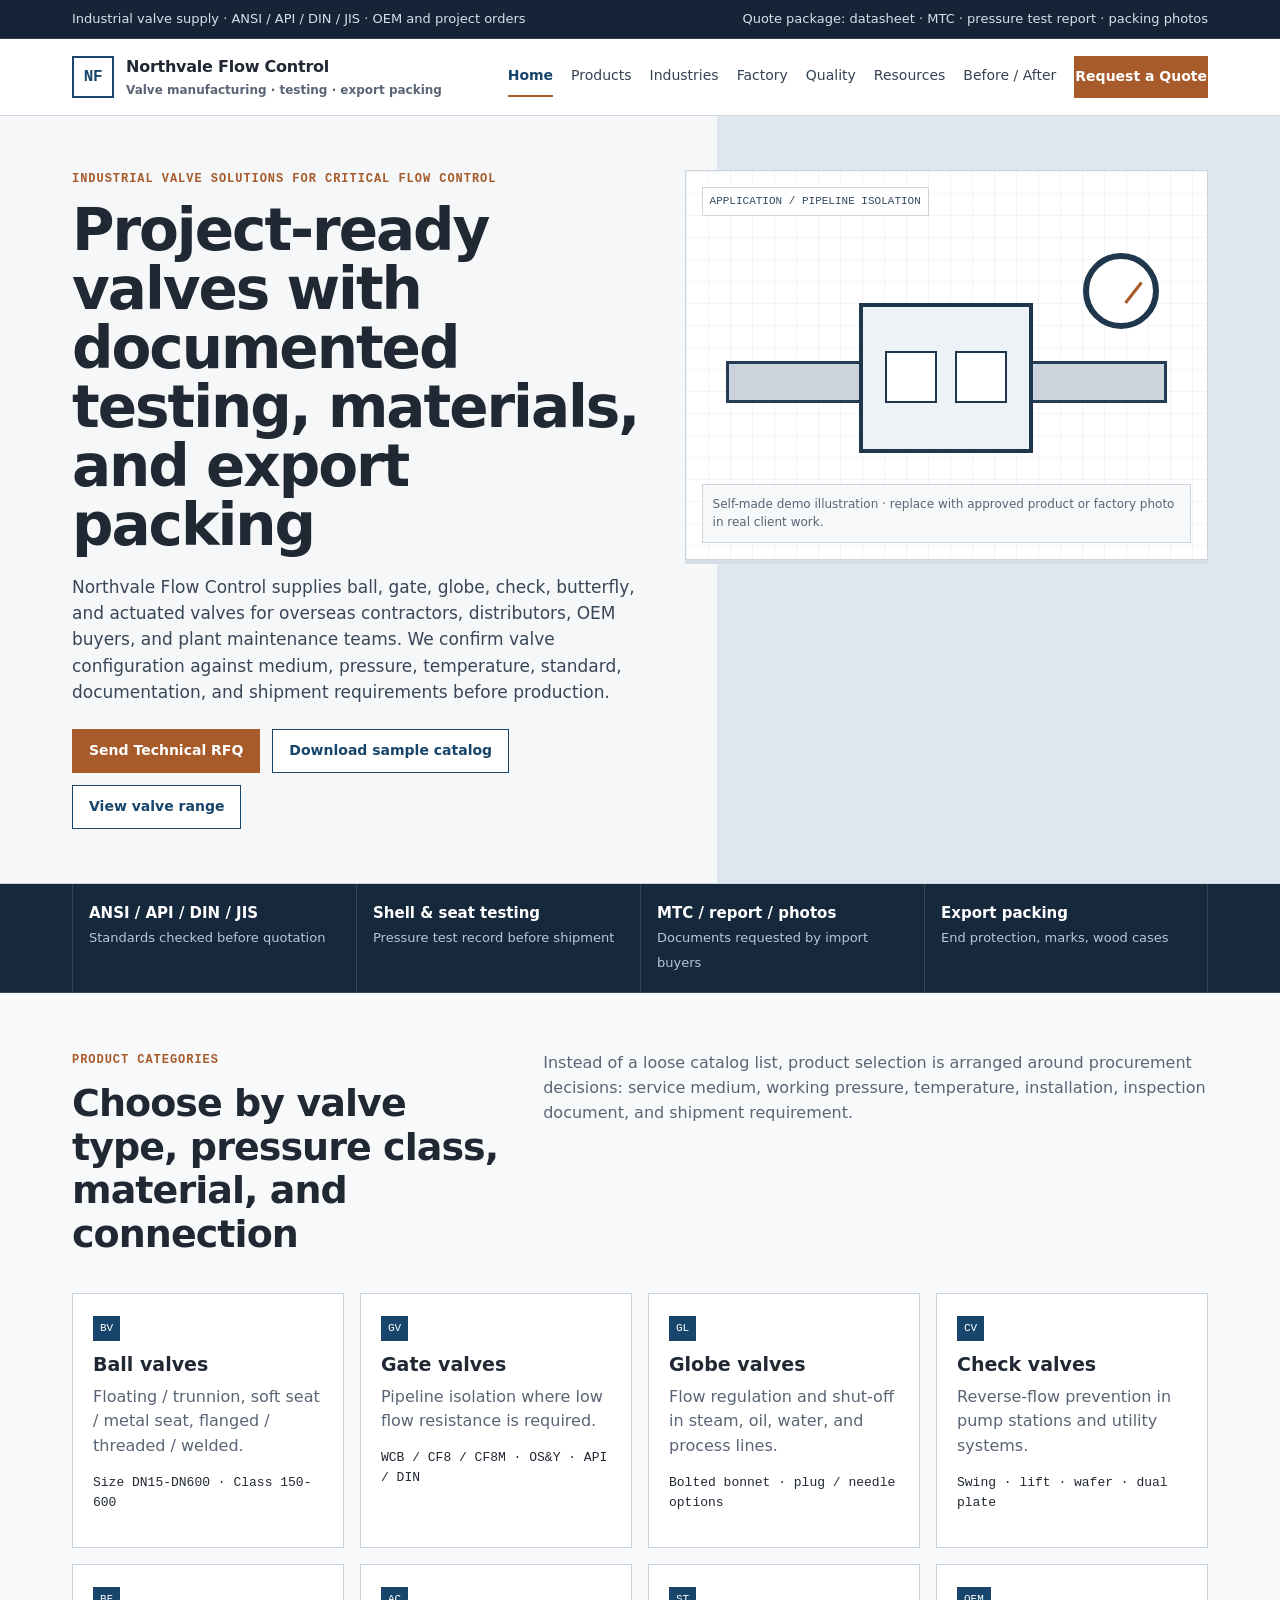
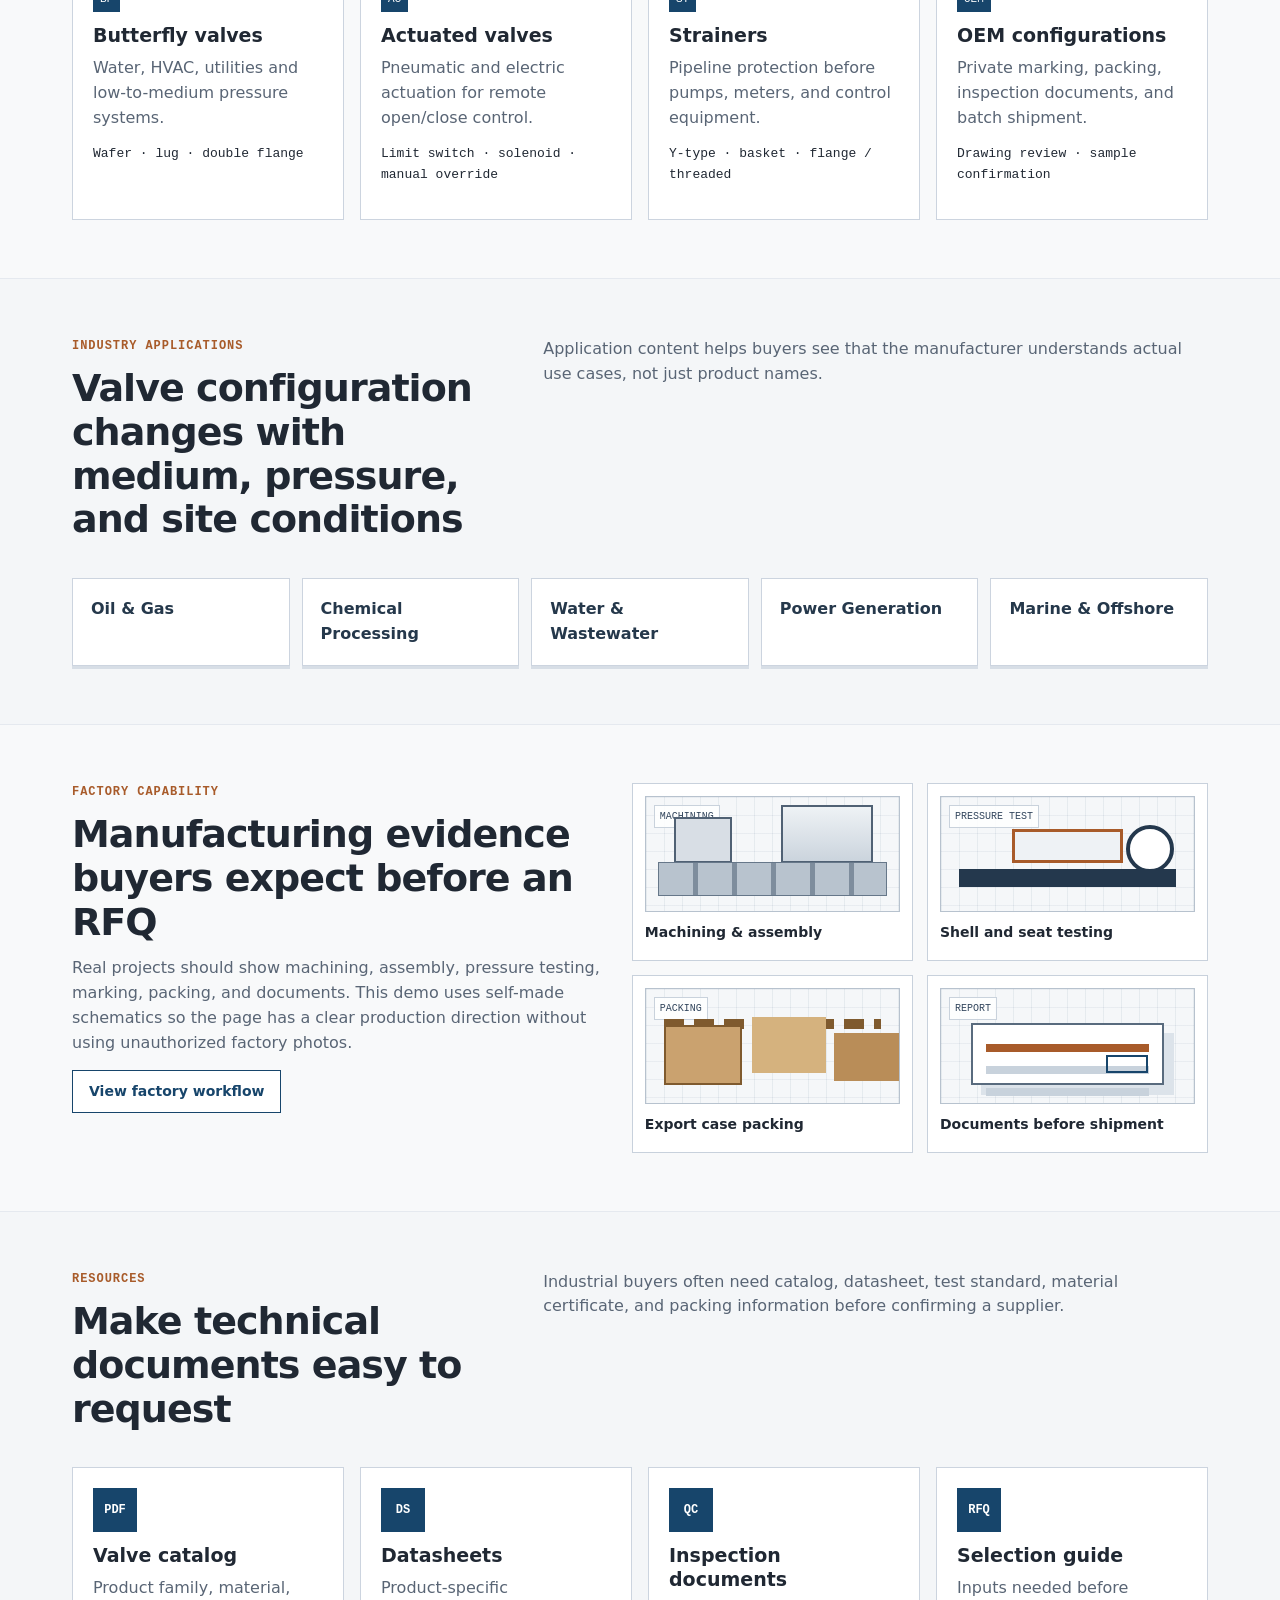
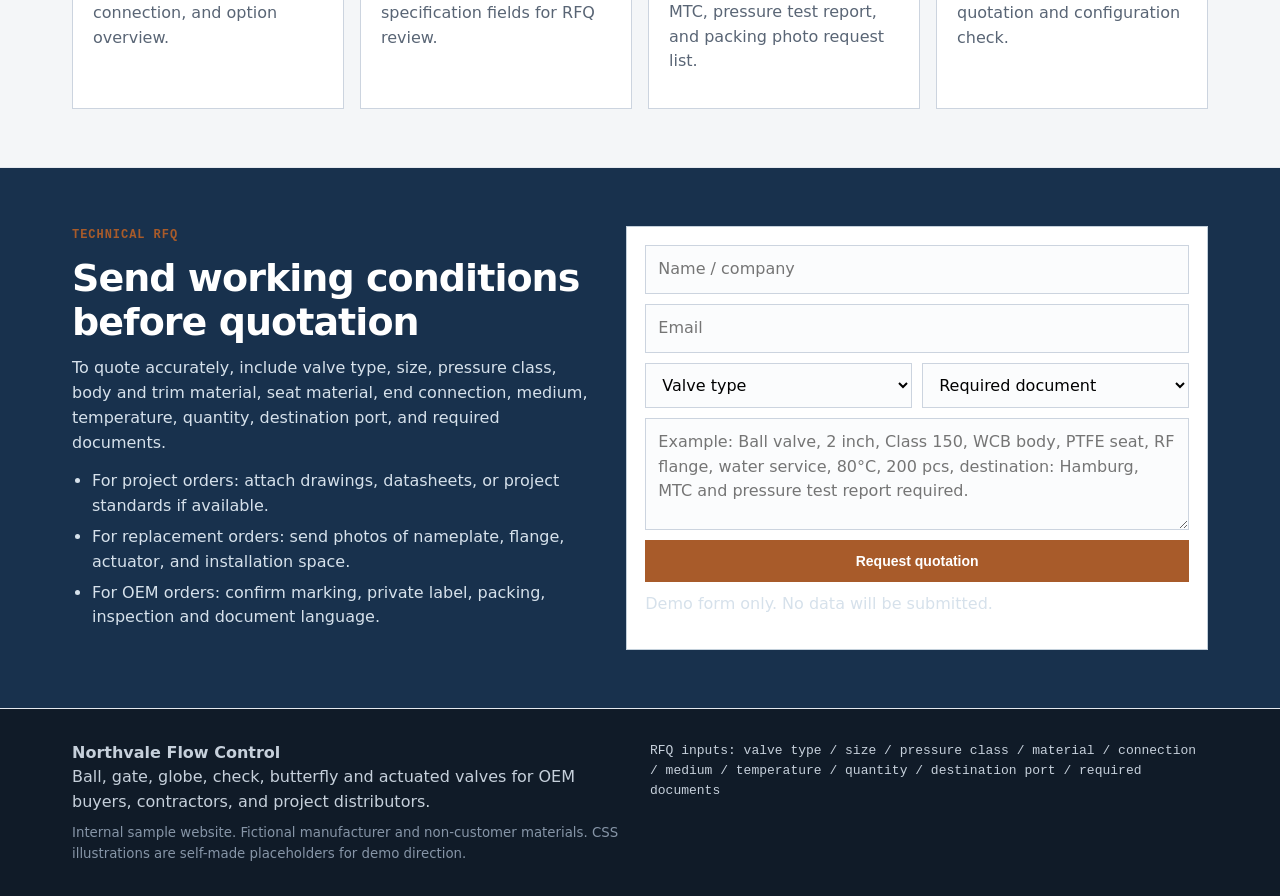
<file: indiesite/demo-sites/valve-factory-demo/index.html>
<!doctype html>
<html lang="en">
<head>
  <meta charset="utf-8">
  <meta name="viewport" content="width=device-width, initial-scale=1">
  <title>Industrial Valve Manufacturer for Project RFQs | Northvale Flow Control</title>
  <meta name="description" content="Industrial valve manufacturer demo for export buyers: valve categories, applications, factory capability, quality testing, resources, and technical RFQ path.">
  <link rel="stylesheet" href="assets/styles.css">
</head>
<body>
<div class="topbar">
  <div class="topbar-inner">
    <div>Industrial valve supply · ANSI / API / DIN / JIS · OEM and project orders</div>
    <div>Quote package: datasheet · MTC · pressure test report · packing photos</div>
  </div>
</div>
<header class="site-header">
  <nav class="nav">
    <a class="brand" href="index.html"><span class="brand-mark">NF</span><span>Northvale Flow Control<small>Valve manufacturing · testing · export packing</small></span></a>
    <div class="nav-links">
      <a href="index.html" class="active">Home</a>
      <a href="products.html" class="">Products</a>
      <a href="industries.html" class="">Industries</a>
      <a href="factory.html" class="">Factory</a>
      <a href="quality.html" class="">Quality</a>
      <a href="resources.html" class="">Resources</a>
      <a href="before-after.html" class="">Before / After</a>
      <a href="index.html#rfq" class="btn btn-rust">Request a Quote</a>
    </div>
  </nav>
</header>
<main>
<section class="hero hero-v4">
  <div class="hero-grid">
    <div>
      <div class="kicker">Industrial valve solutions for critical flow control</div>
      <h1>Project-ready valves with documented testing, materials, and export packing</h1>
      <p class="lead">Northvale Flow Control supplies ball, gate, globe, check, butterfly, and actuated valves for overseas contractors, distributors, OEM buyers, and plant maintenance teams. We confirm valve configuration against medium, pressure, temperature, standard, documentation, and shipment requirements before production.</p>
      <div class="hero-actions"><a class="btn btn-rust" href="#rfq">Send Technical RFQ</a><a class="btn btn-outline" href="resources.html">Download sample catalog</a><a class="btn btn-outline" href="products.html">View valve range</a></div>
    </div>
    <aside class="hero-machine">
      <div class="machine-label">APPLICATION / PIPELINE ISOLATION</div>
      <div class="pipe-line"></div><div class="valve-symbol"></div><div class="gauge"></div>
      <div class="machine-note">Self-made demo illustration · replace with approved product or factory photo in real client work.</div>
    </aside>
  </div>
</section>
<section class="trust-strip">
  <div class="wrap trust-grid">
    <div><strong>ANSI / API / DIN / JIS</strong><span>Standards checked before quotation</span></div>
    <div><strong>Shell & seat testing</strong><span>Pressure test record before shipment</span></div>
    <div><strong>MTC / report / photos</strong><span>Documents requested by import buyers</span></div>
    <div><strong>Export packing</strong><span>End protection, marks, wood cases</span></div>
  </div>
</section>
<section class="section">
  <div class="wrap">
    <div class="section-head"><div><div class="kicker">Product categories</div><h2>Choose by valve type, pressure class, material, and connection</h2></div><p>Instead of a loose catalog list, product selection is arranged around procurement decisions: service medium, working pressure, temperature, installation, inspection document, and shipment requirement.</p></div>
    <div class="grid grid-4 product-cards">
      <a class="card" href="ball-valve.html"><span class="tag">BV</span><h3>Ball valves</h3><p class="muted">Floating / trunnion, soft seat / metal seat, flanged / threaded / welded.</p><p class="mono">Size DN15-DN600 · Class 150-600</p></a>
      <div class="card"><span class="tag">GV</span><h3>Gate valves</h3><p class="muted">Pipeline isolation where low flow resistance is required.</p><p class="mono">WCB / CF8 / CF8M · OS&Y · API / DIN</p></div>
      <div class="card"><span class="tag">GL</span><h3>Globe valves</h3><p class="muted">Flow regulation and shut-off in steam, oil, water, and process lines.</p><p class="mono">Bolted bonnet · plug / needle options</p></div>
      <div class="card"><span class="tag">CV</span><h3>Check valves</h3><p class="muted">Reverse-flow prevention in pump stations and utility systems.</p><p class="mono">Swing · lift · wafer · dual plate</p></div>
      <div class="card"><span class="tag">BF</span><h3>Butterfly valves</h3><p class="muted">Water, HVAC, utilities and low-to-medium pressure systems.</p><p class="mono">Wafer · lug · double flange</p></div>
      <div class="card"><span class="tag">AC</span><h3>Actuated valves</h3><p class="muted">Pneumatic and electric actuation for remote open/close control.</p><p class="mono">Limit switch · solenoid · manual override</p></div>
      <div class="card"><span class="tag">ST</span><h3>Strainers</h3><p class="muted">Pipeline protection before pumps, meters, and control equipment.</p><p class="mono">Y-type · basket · flange / threaded</p></div>
      <div class="card"><span class="tag">OEM</span><h3>OEM configurations</h3><p class="muted">Private marking, packing, inspection documents, and batch shipment.</p><p class="mono">Drawing review · sample confirmation</p></div>
    </div>
  </div>
</section>
<section class="section alt">
  <div class="wrap">
    <div class="section-head"><div><div class="kicker">Industry applications</div><h2>Valve configuration changes with medium, pressure, and site conditions</h2></div><p>Application content helps buyers see that the manufacturer understands actual use cases, not just product names.</p></div>
    <div class="industry-tabs">
      <a href="industries.html#oil-gas">Oil & Gas</a><a href="industries.html#chemical">Chemical Processing</a><a href="industries.html#water">Water & Wastewater</a><a href="industries.html#power">Power Generation</a><a href="industries.html#marine">Marine & Offshore</a>
    </div>
  </div>
</section>
<section class="section">
  <div class="wrap two-col">
    <div><div class="kicker">Factory capability</div><h2>Manufacturing evidence buyers expect before an RFQ</h2><p class="muted">Real projects should show machining, assembly, pressure testing, marking, packing, and documents. This demo uses self-made schematics so the page has a clear production direction without using unauthorized factory photos.</p><a class="btn btn-outline" href="factory.html">View factory workflow</a></div>
    <div class="evidence-mini-grid">
      <div class="evidence-card"><div class="visual v-factory"><span class="label">MACHINING</span><span class="part-a"></span><span class="part-b"></span></div><strong>Machining & assembly</strong></div>
      <div class="evidence-card"><div class="visual v-test"><span class="label">PRESSURE TEST</span><span class="part-a"></span><span class="part-b"></span></div><strong>Shell and seat testing</strong></div>
      <div class="evidence-card"><div class="visual v-pack"><span class="label">PACKING</span><span class="part-a"></span></div><strong>Export case packing</strong></div>
      <div class="evidence-card"><div class="visual v-report"><span class="label">REPORT</span><span class="part-a"></span><span class="part-b"></span></div><strong>Documents before shipment</strong></div>
    </div>
  </div>
</section>
<section class="section alt">
  <div class="wrap">
    <div class="section-head"><div><div class="kicker">Resources</div><h2>Make technical documents easy to request</h2></div><p>Industrial buyers often need catalog, datasheet, test standard, material certificate, and packing information before confirming a supplier.</p></div>
    <div class="grid grid-4 resource-cards">
      <a class="card" href="resources.html#catalog"><span class="doc-icon">PDF</span><h3>Valve catalog</h3><p class="muted">Product family, material, connection, and option overview.</p></a>
      <a class="card" href="resources.html#datasheets"><span class="doc-icon">DS</span><h3>Datasheets</h3><p class="muted">Product-specific specification fields for RFQ review.</p></a>
      <a class="card" href="resources.html#documents"><span class="doc-icon">QC</span><h3>Inspection documents</h3><p class="muted">MTC, pressure test report, and packing photo request list.</p></a>
      <a class="card" href="resources.html#guide"><span class="doc-icon">RFQ</span><h3>Selection guide</h3><p class="muted">Inputs needed before quotation and configuration check.</p></a>
    </div>
  </div>
</section>
<section class="section rfq" id="rfq">
  <div class="wrap">
    <div>
      <div class="kicker">Technical RFQ</div>
      <h2>Send working conditions before quotation</h2>
      <p>To quote accurately, include valve type, size, pressure class, body and trim material, seat material, end connection, medium, temperature, quantity, destination port, and required documents.</p>
      <ul>
        <li>For project orders: attach drawings, datasheets, or project standards if available.</li>
        <li>For replacement orders: send photos of nameplate, flange, actuator, and installation space.</li>
        <li>For OEM orders: confirm marking, private label, packing, inspection and document language.</li>
      </ul>
    </div>
    <form class="form">
      <input class="input" placeholder="Name / company">
      <input class="input" placeholder="Email">
      <div class="form-grid">
        <select><option>Valve type</option><option>Ball valve</option><option>Gate valve</option><option>Globe valve</option><option>Check valve</option><option>Butterfly valve</option></select>
        <select><option>Required document</option><option>MTC</option><option>Pressure test report</option><option>Inspection photos</option><option>Catalog / datasheet</option></select>
      </div>
      <textarea placeholder="Example: Ball valve, 2 inch, Class 150, WCB body, PTFE seat, RF flange, water service, 80°C, 200 pcs, destination: Hamburg, MTC and pressure test report required."></textarea>
      <button type="button" class="btn btn-rust">Request quotation</button>
      <p class="faint">Demo form only. No data will be submitted.</p>
    </form>
  </div>
</section></main>
<footer class="footer">
  <div class="wrap footer-grid">
    <div><strong>Northvale Flow Control</strong><br>Ball, gate, globe, check, butterfly and actuated valves for OEM buyers, contractors, and project distributors.<small>Internal sample website. Fictional manufacturer and non-customer materials. CSS illustrations are self-made placeholders for demo direction.</small></div>
    <div class="mono">RFQ inputs: valve type / size / pressure class / material / connection / medium / temperature / quantity / destination port / required documents</div>
  </div>
</footer>
</body>
</html>
</file>
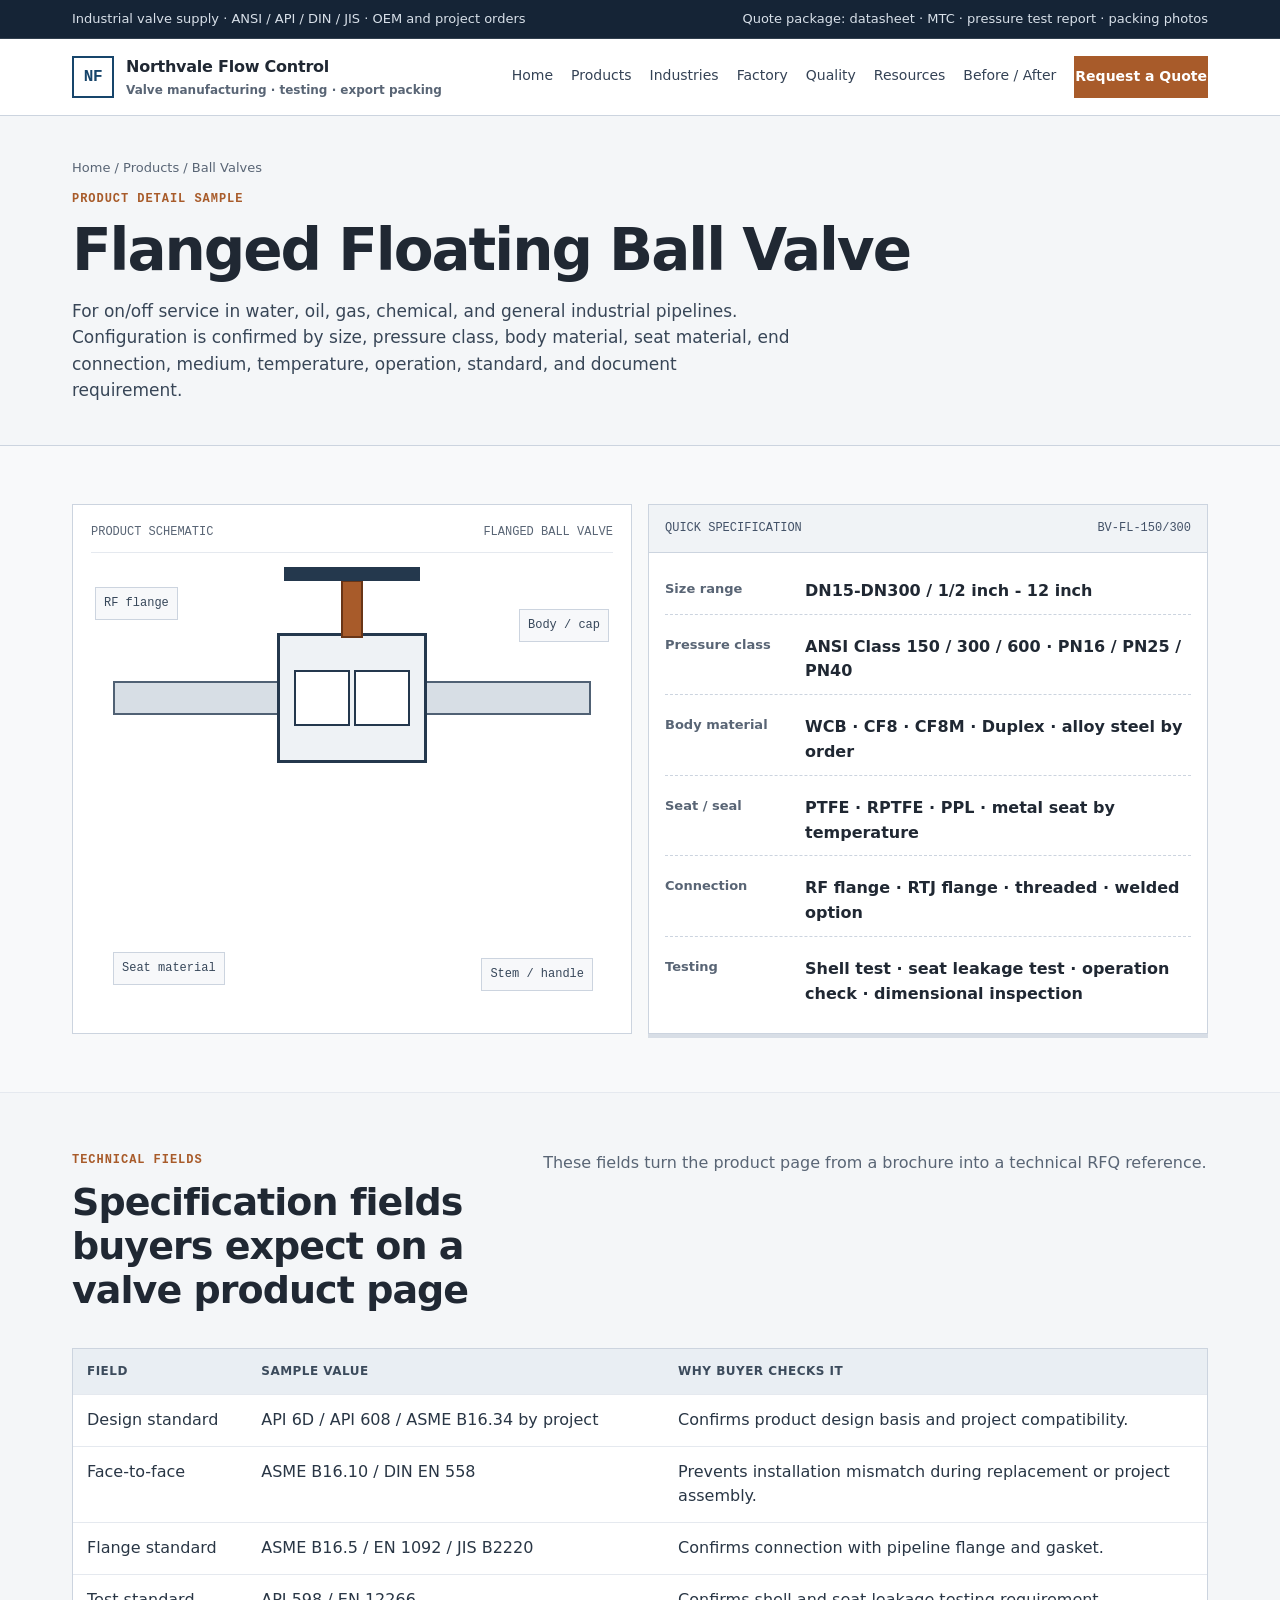
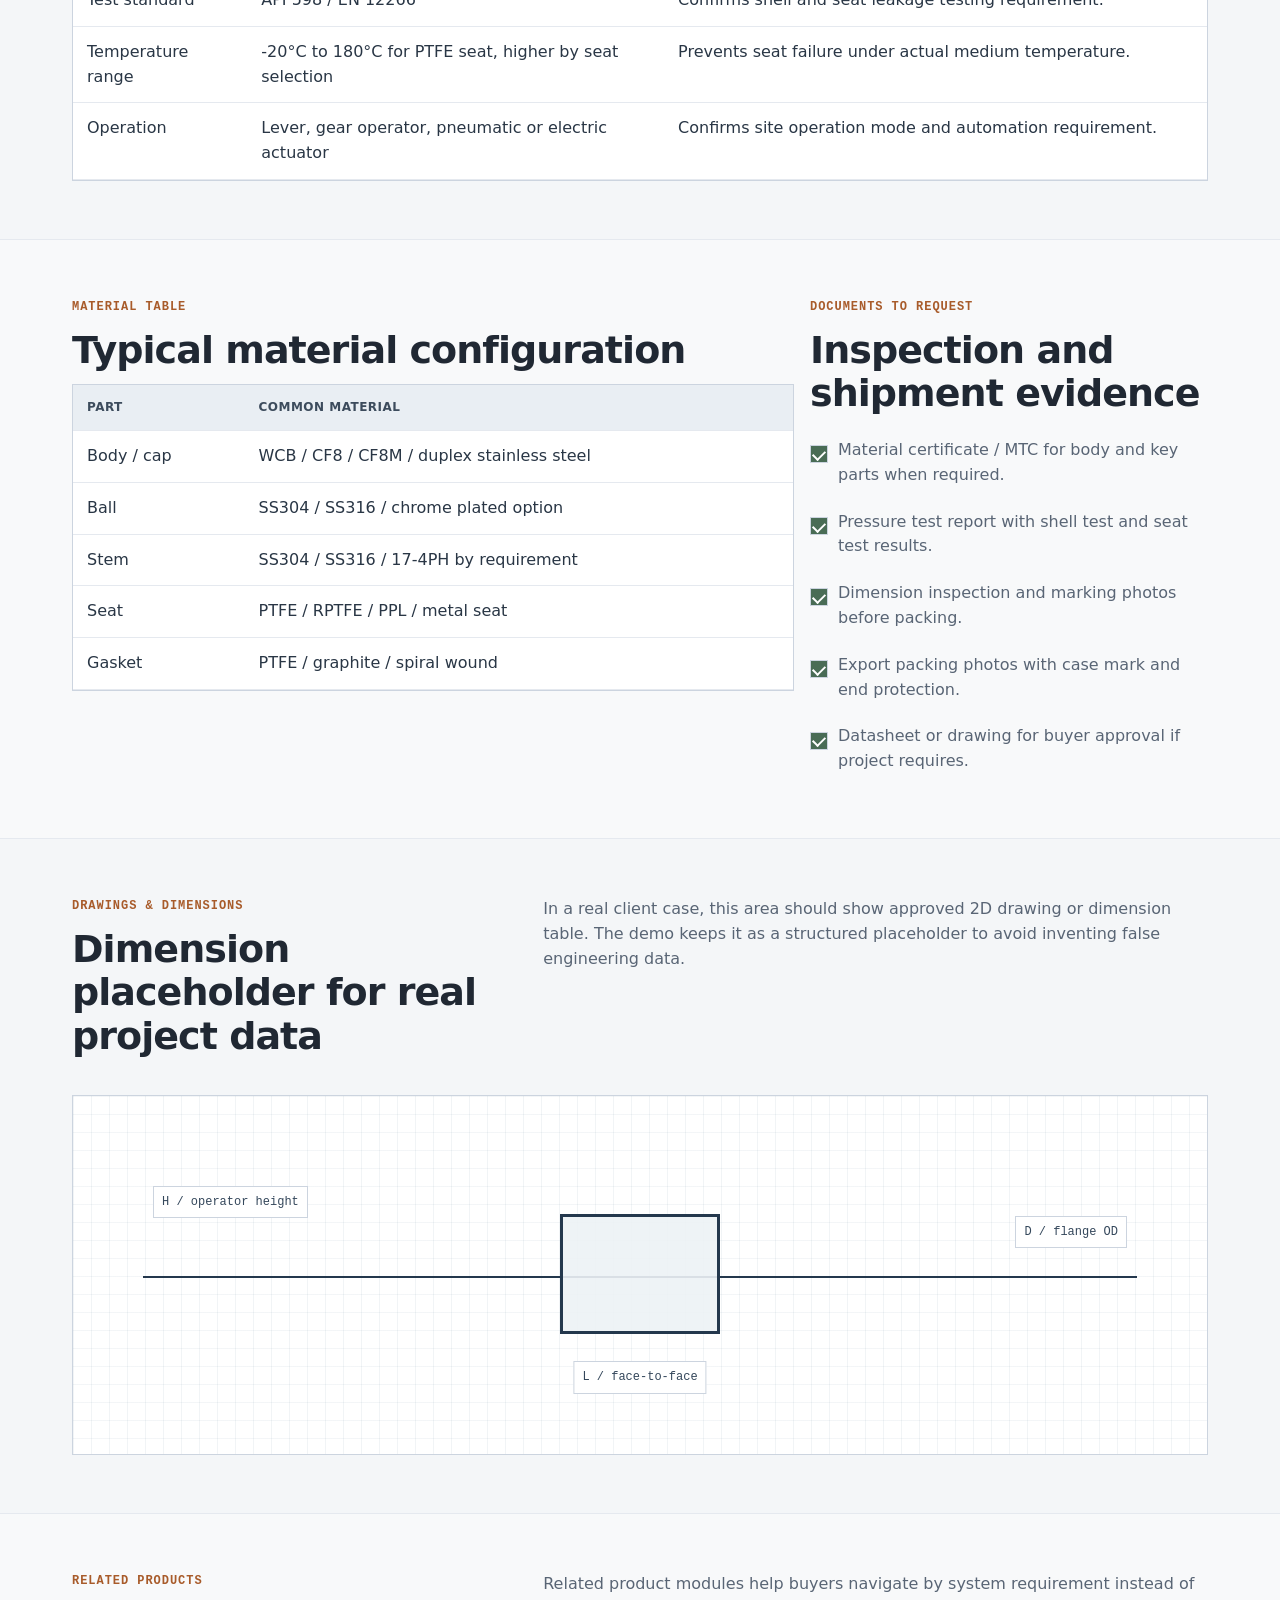
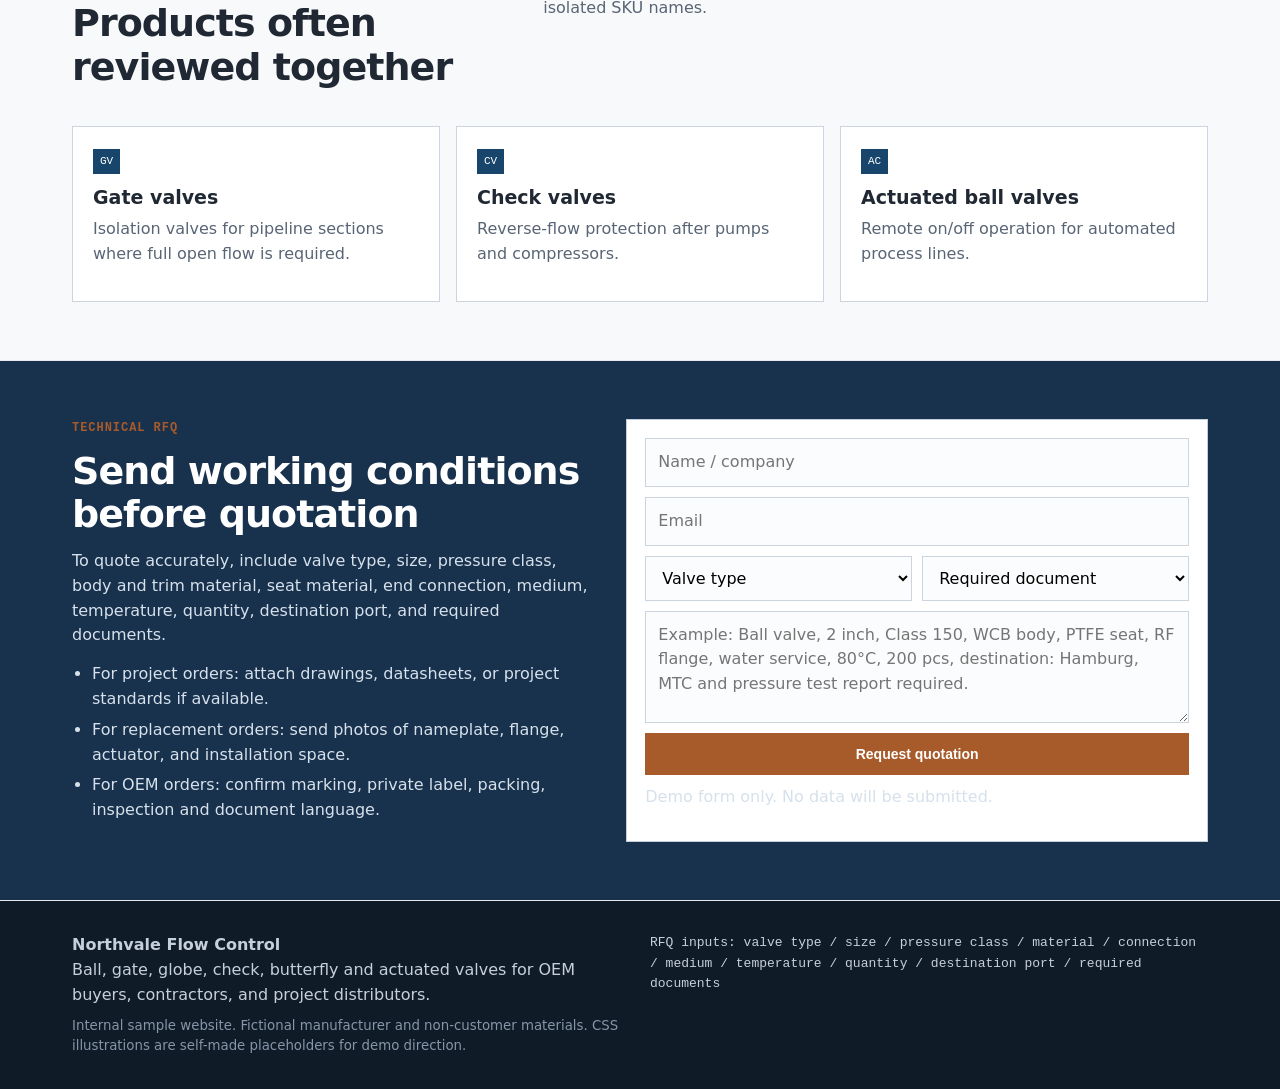
<file: indiesite/demo-sites/valve-factory-demo/ball-valve.html>
<!doctype html>
<html lang="en">
<head>
  <meta charset="utf-8">
  <meta name="viewport" content="width=device-width, initial-scale=1">
  <title>Flanged Floating Ball Valve | Technical Specification and RFQ</title>
  <meta name="description" content="Flanged floating ball valve sample detail page with size range, pressure class, materials, standards, testing, documents, drawing placeholder, and technical RFQ guidance.">
  <link rel="stylesheet" href="assets/styles.css">
</head>
<body>
<div class="topbar">
  <div class="topbar-inner">
    <div>Industrial valve supply · ANSI / API / DIN / JIS · OEM and project orders</div>
    <div>Quote package: datasheet · MTC · pressure test report · packing photos</div>
  </div>
</div>
<header class="site-header">
  <nav class="nav">
    <a class="brand" href="index.html"><span class="brand-mark">NF</span><span>Northvale Flow Control<small>Valve manufacturing · testing · export packing</small></span></a>
    <div class="nav-links">
      <a href="index.html" class="">Home</a>
      <a href="products.html" class="">Products</a>
      <a href="industries.html" class="">Industries</a>
      <a href="factory.html" class="">Factory</a>
      <a href="quality.html" class="">Quality</a>
      <a href="resources.html" class="">Resources</a>
      <a href="before-after.html" class="">Before / After</a>
      <a href="index.html#rfq" class="btn btn-rust">Request a Quote</a>
    </div>
  </nav>
</header>
<main>
<section class="page-title"><div class="wrap"><div class="breadcrumb">Home / Products / Ball Valves</div><div class="kicker">Product detail sample</div><h1>Flanged Floating Ball Valve</h1><p class="lead">For on/off service in water, oil, gas, chemical, and general industrial pipelines. Configuration is confirmed by size, pressure class, body material, seat material, end connection, medium, temperature, operation, standard, and document requirement.</p></div></section>
<section class="section">
  <div class="wrap product-visual-board">
    <div class="diagram"><div class="diagram-title"><span>PRODUCT SCHEMATIC</span><span>FLANGED BALL VALVE</span></div><div class="valve-line"></div><div class="valve-core"></div><div class="stem"></div><div class="handle"></div><span class="callout c1">RF flange</span><span class="callout c2">Body / cap</span><span class="callout c3">Seat material</span><span class="callout c4">Stem / handle</span></div>
    <div class="spec-board"><div class="board-head"><span>QUICK SPECIFICATION</span><span>BV-FL-150/300</span></div><div class="board-body">
      <div class="row"><div class="row-label">Size range</div><div class="row-value">DN15-DN300 / 1/2 inch - 12 inch</div></div>
      <div class="row"><div class="row-label">Pressure class</div><div class="row-value">ANSI Class 150 / 300 / 600 · PN16 / PN25 / PN40</div></div>
      <div class="row"><div class="row-label">Body material</div><div class="row-value">WCB · CF8 · CF8M · Duplex · alloy steel by order</div></div>
      <div class="row"><div class="row-label">Seat / seal</div><div class="row-value">PTFE · RPTFE · PPL · metal seat by temperature</div></div>
      <div class="row"><div class="row-label">Connection</div><div class="row-value">RF flange · RTJ flange · threaded · welded option</div></div>
      <div class="row"><div class="row-label">Testing</div><div class="row-value">Shell test · seat leakage test · operation check · dimensional inspection</div></div>
    </div></div>
  </div>
</section>
<section class="section alt"><div class="wrap"><div class="section-head"><div><div class="kicker">Technical fields</div><h2>Specification fields buyers expect on a valve product page</h2></div><p>These fields turn the product page from a brochure into a technical RFQ reference.</p></div><div class="table-wrap"><table><thead><tr><th>Field</th><th>Sample value</th><th>Why buyer checks it</th></tr></thead><tbody>
<tr><td>Design standard</td><td>API 6D / API 608 / ASME B16.34 by project</td><td>Confirms product design basis and project compatibility.</td></tr>
<tr><td>Face-to-face</td><td>ASME B16.10 / DIN EN 558</td><td>Prevents installation mismatch during replacement or project assembly.</td></tr>
<tr><td>Flange standard</td><td>ASME B16.5 / EN 1092 / JIS B2220</td><td>Confirms connection with pipeline flange and gasket.</td></tr>
<tr><td>Test standard</td><td>API 598 / EN 12266</td><td>Confirms shell and seat leakage testing requirement.</td></tr>
<tr><td>Temperature range</td><td>-20°C to 180°C for PTFE seat, higher by seat selection</td><td>Prevents seat failure under actual medium temperature.</td></tr>
<tr><td>Operation</td><td>Lever, gear operator, pneumatic or electric actuator</td><td>Confirms site operation mode and automation requirement.</td></tr>
</tbody></table></div></div></section>
<section class="section"><div class="wrap grid grid-2"><div><div class="kicker">Material table</div><h2>Typical material configuration</h2><div class="table-wrap"><table><thead><tr><th>Part</th><th>Common material</th></tr></thead><tbody><tr><td>Body / cap</td><td>WCB / CF8 / CF8M / duplex stainless steel</td></tr><tr><td>Ball</td><td>SS304 / SS316 / chrome plated option</td></tr><tr><td>Stem</td><td>SS304 / SS316 / 17-4PH by requirement</td></tr><tr><td>Seat</td><td>PTFE / RPTFE / PPL / metal seat</td></tr><tr><td>Gasket</td><td>PTFE / graphite / spiral wound</td></tr></tbody></table></div></div><div><div class="kicker">Documents to request</div><h2>Inspection and shipment evidence</h2><ul class="checklist good"><li>Material certificate / MTC for body and key parts when required.</li><li>Pressure test report with shell test and seat test results.</li><li>Dimension inspection and marking photos before packing.</li><li>Export packing photos with case mark and end protection.</li><li>Datasheet or drawing for buyer approval if project requires.</li></ul></div></div></section>
<section class="section alt"><div class="wrap"><div class="section-head"><div><div class="kicker">Drawings & dimensions</div><h2>Dimension placeholder for real project data</h2></div><p>In a real client case, this area should show approved 2D drawing or dimension table. The demo keeps it as a structured placeholder to avoid inventing false engineering data.</p></div><div class="drawing-board"><div class="drawing-line"></div><div class="drawing-valve"></div><div class="dim dim-a">L / face-to-face</div><div class="dim dim-b">D / flange OD</div><div class="dim dim-c">H / operator height</div></div></div></section>
<section class="section"><div class="wrap"><div class="section-head"><div><div class="kicker">Related products</div><h2>Products often reviewed together</h2></div><p>Related product modules help buyers navigate by system requirement instead of isolated SKU names.</p></div><div class="grid grid-3"><a class="card" href="products.html"><span class="tag">GV</span><h3>Gate valves</h3><p class="muted">Isolation valves for pipeline sections where full open flow is required.</p></a><a class="card" href="products.html"><span class="tag">CV</span><h3>Check valves</h3><p class="muted">Reverse-flow protection after pumps and compressors.</p></a><a class="card" href="products.html"><span class="tag">AC</span><h3>Actuated ball valves</h3><p class="muted">Remote on/off operation for automated process lines.</p></a></div></div></section>
<section class="section rfq" id="rfq">
  <div class="wrap">
    <div>
      <div class="kicker">Technical RFQ</div>
      <h2>Send working conditions before quotation</h2>
      <p>To quote accurately, include valve type, size, pressure class, body and trim material, seat material, end connection, medium, temperature, quantity, destination port, and required documents.</p>
      <ul>
        <li>For project orders: attach drawings, datasheets, or project standards if available.</li>
        <li>For replacement orders: send photos of nameplate, flange, actuator, and installation space.</li>
        <li>For OEM orders: confirm marking, private label, packing, inspection and document language.</li>
      </ul>
    </div>
    <form class="form">
      <input class="input" placeholder="Name / company">
      <input class="input" placeholder="Email">
      <div class="form-grid">
        <select><option>Valve type</option><option>Ball valve</option><option>Gate valve</option><option>Globe valve</option><option>Check valve</option><option>Butterfly valve</option></select>
        <select><option>Required document</option><option>MTC</option><option>Pressure test report</option><option>Inspection photos</option><option>Catalog / datasheet</option></select>
      </div>
      <textarea placeholder="Example: Ball valve, 2 inch, Class 150, WCB body, PTFE seat, RF flange, water service, 80°C, 200 pcs, destination: Hamburg, MTC and pressure test report required."></textarea>
      <button type="button" class="btn btn-rust">Request quotation</button>
      <p class="faint">Demo form only. No data will be submitted.</p>
    </form>
  </div>
</section></main>
<footer class="footer">
  <div class="wrap footer-grid">
    <div><strong>Northvale Flow Control</strong><br>Ball, gate, globe, check, butterfly and actuated valves for OEM buyers, contractors, and project distributors.<small>Internal sample website. Fictional manufacturer and non-customer materials. CSS illustrations are self-made placeholders for demo direction.</small></div>
    <div class="mono">RFQ inputs: valve type / size / pressure class / material / connection / medium / temperature / quantity / destination port / required documents</div>
  </div>
</footer>
</body>
</html>
</file>
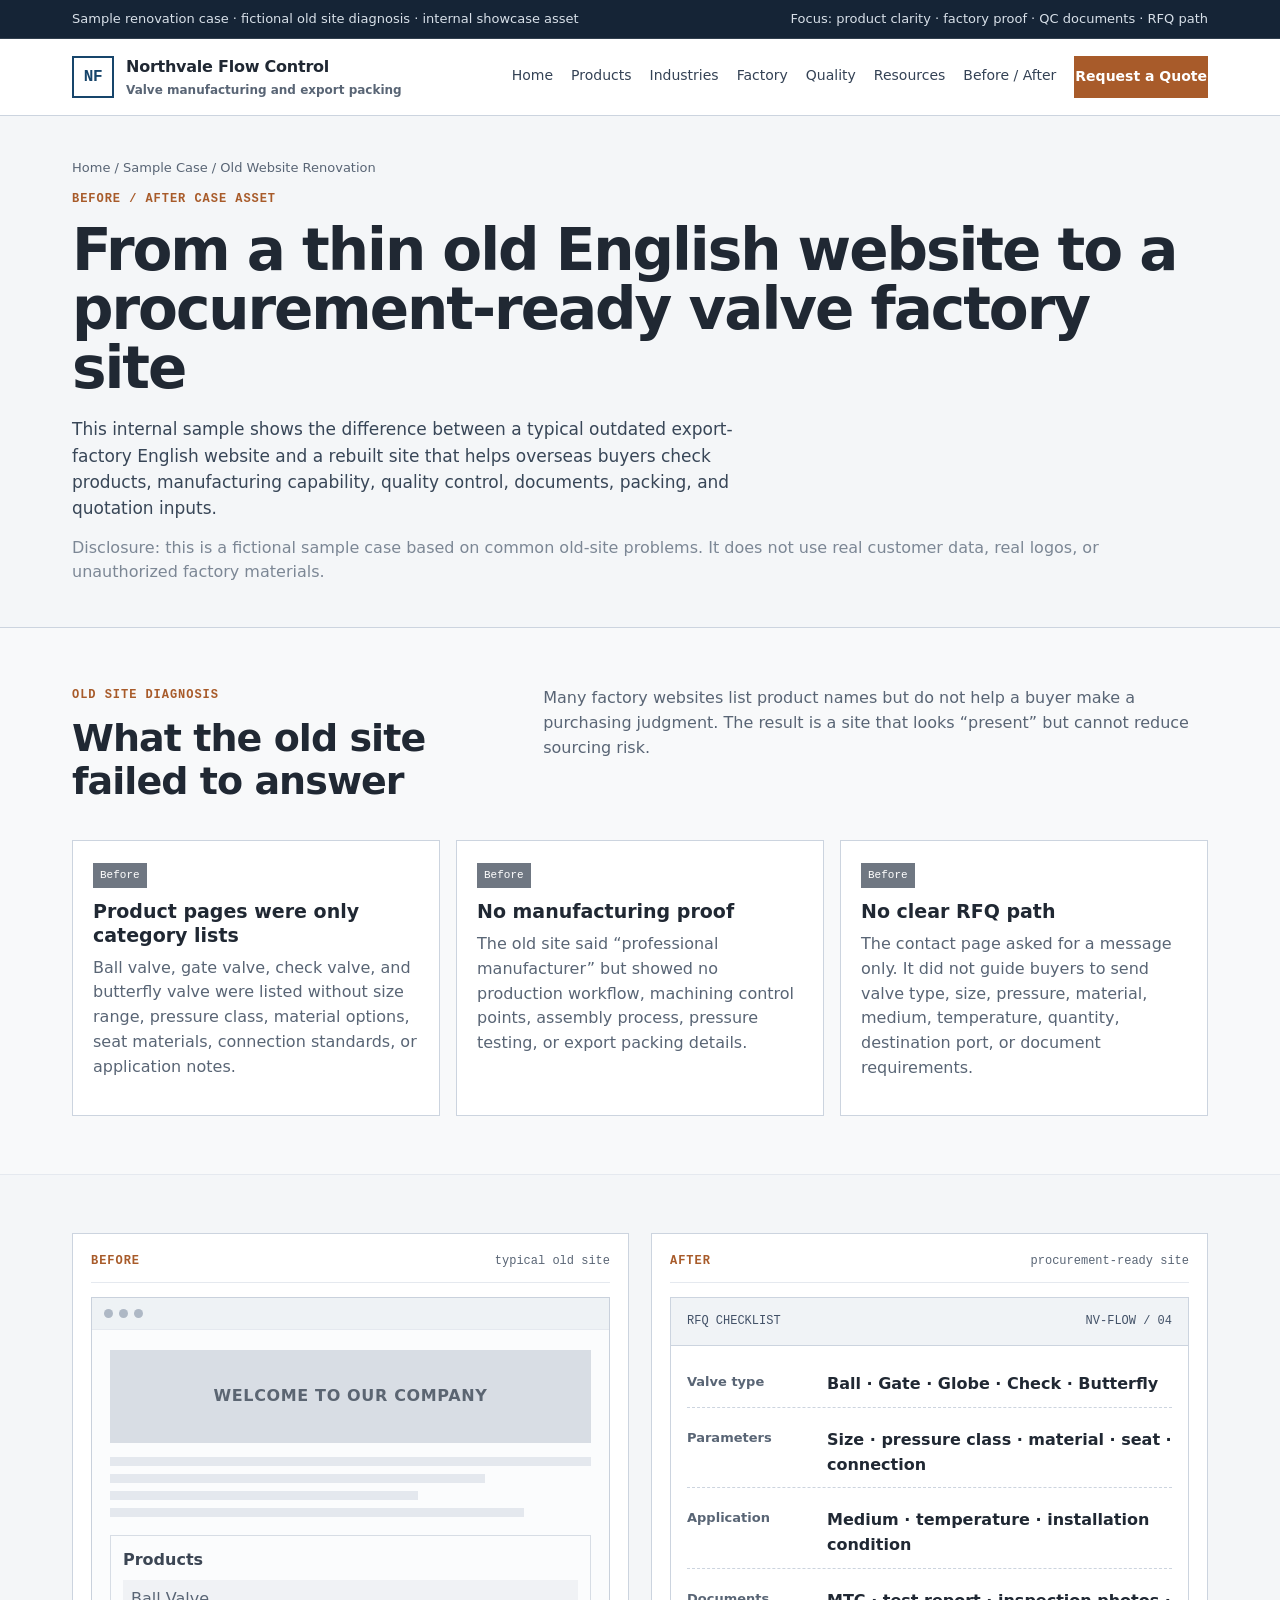
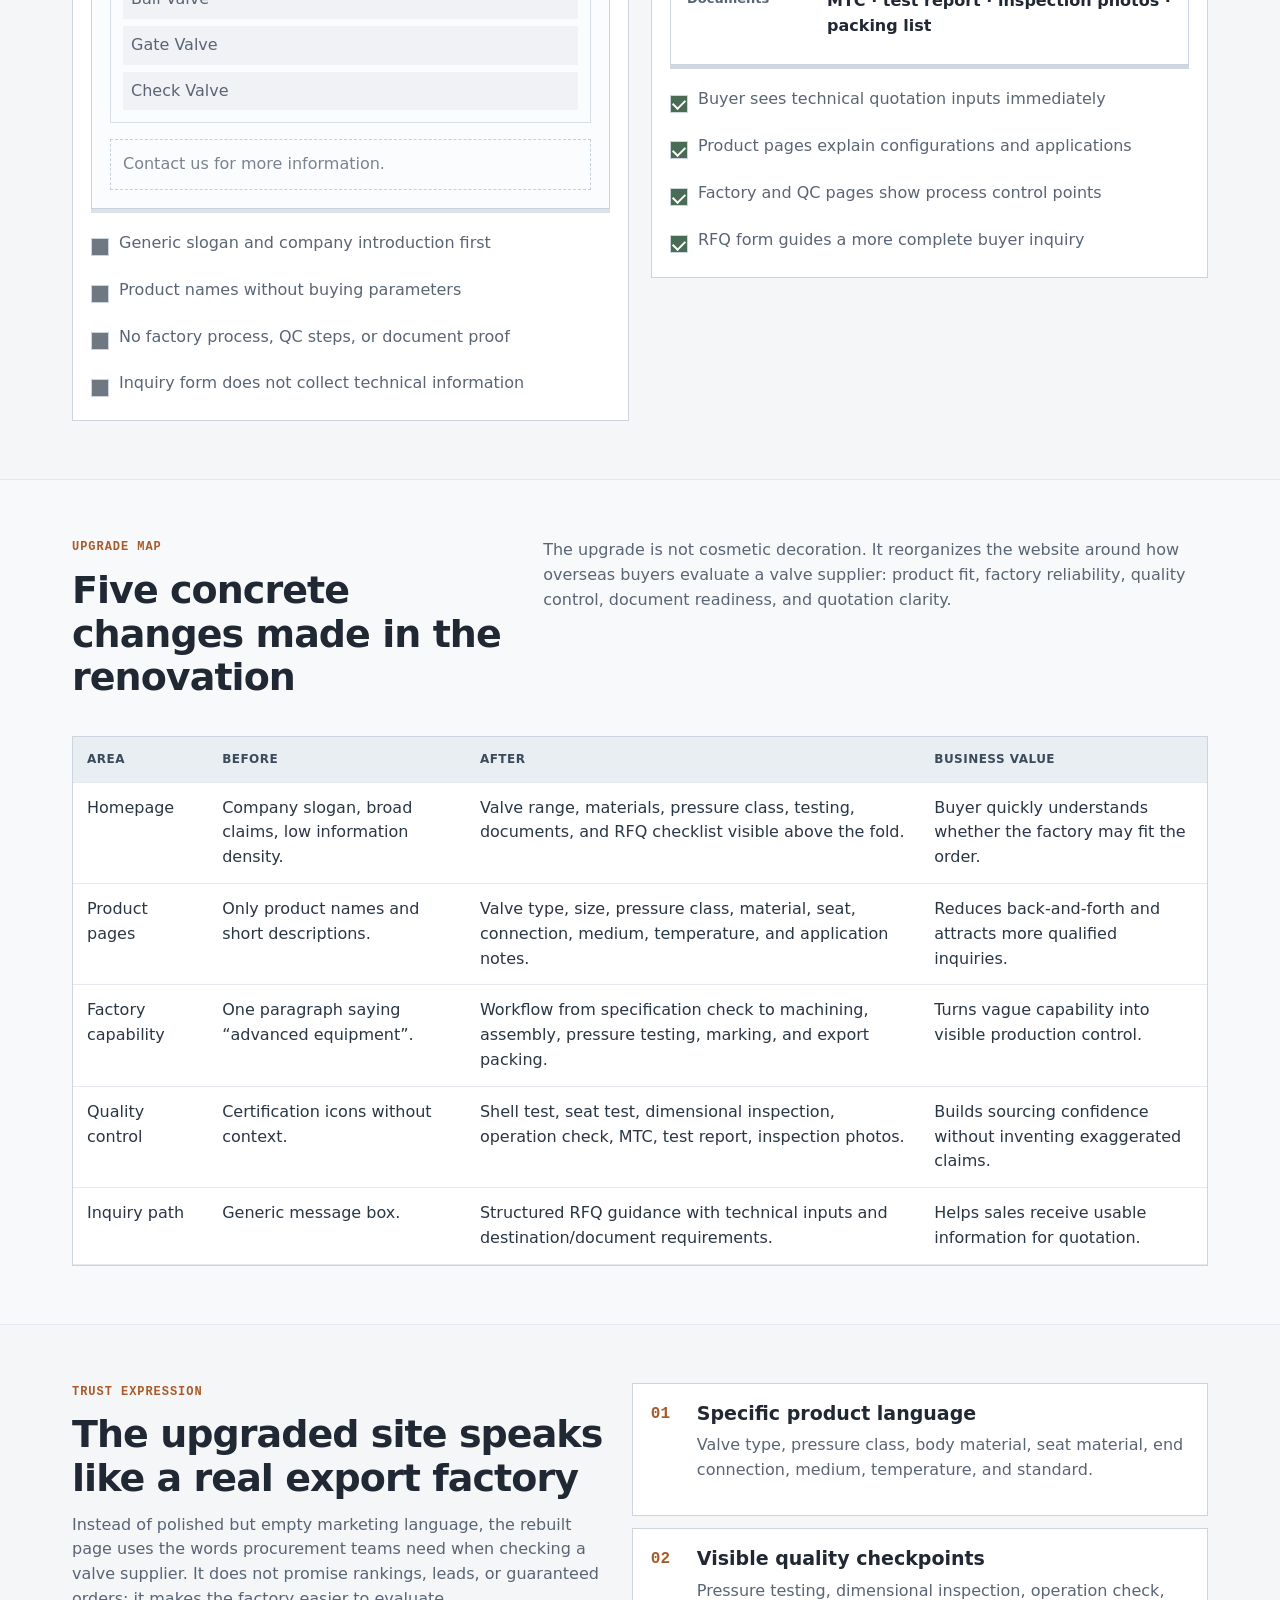
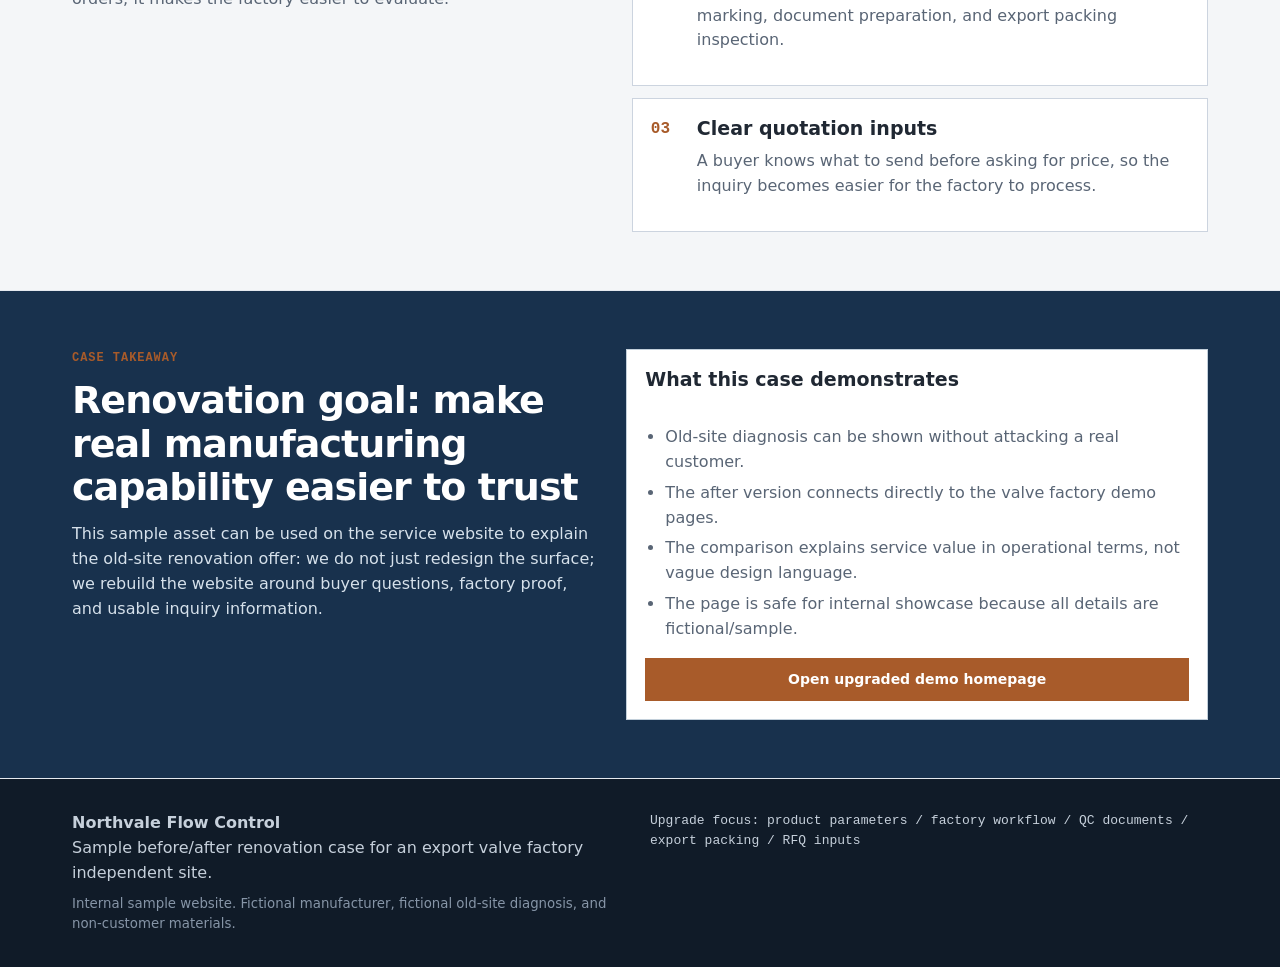
<file: indiesite/demo-sites/valve-factory-demo/before-after.html>
<!doctype html>
<html lang="en">
<head>
  <meta charset="utf-8">
  <meta name="viewport" content="width=device-width, initial-scale=1">
  <title>Old Valve Website Renovation Case | Before & After Comparison</title>
  <meta name="description" content="Sample before and after case page showing how an outdated English valve factory website can be rebuilt into a clearer, procurement-ready independent site for overseas buyers.">
  <link rel="stylesheet" href="assets/styles.css">
</head>
<body>
<div class="topbar">
  <div class="topbar-inner">
    <div>Sample renovation case · fictional old site diagnosis · internal showcase asset</div>
    <div>Focus: product clarity · factory proof · QC documents · RFQ path</div>
  </div>
</div>
<header class="site-header">
  <nav class="nav">
    <a class="brand" href="index.html"><span class="brand-mark">NF</span><span>Northvale Flow Control<small>Valve manufacturing and export packing</small></span></a>
    <div class="nav-links">
      <a href="index.html">Home</a>
      <a href="products.html">Products</a>
      <a href="industries.html">Industries</a>
      <a href="factory.html">Factory</a>
      <a href="quality.html">Quality</a>
      <a href="resources.html">Resources</a>
      <a href="before-after.html">Before / After</a>
      <a href="index.html#rfq" class="btn btn-rust">Request a Quote</a>
    </div>
  </nav>
</header>
<main>
  <section class="page-title">
    <div class="wrap">
      <div class="breadcrumb">Home / Sample Case / Old Website Renovation</div>
      <div class="kicker">Before / After case asset</div>
      <h1>From a thin old English website to a procurement-ready valve factory site</h1>
      <p class="lead">This internal sample shows the difference between a typical outdated export-factory English website and a rebuilt site that helps overseas buyers check products, manufacturing capability, quality control, documents, packing, and quotation inputs.</p>
      <p class="faint">Disclosure: this is a fictional sample case based on common old-site problems. It does not use real customer data, real logos, or unauthorized factory materials.</p>
    </div>
  </section>

  <section class="section">
    <div class="wrap">
      <div class="section-head">
        <div><div class="kicker">Old site diagnosis</div><h2>What the old site failed to answer</h2></div>
        <p>Many factory websites list product names but do not help a buyer make a purchasing judgment. The result is a site that looks “present” but cannot reduce sourcing risk.</p>
      </div>
      <div class="grid grid-3">
        <div class="card old-card"><span class="tag">Before</span><h3>Product pages were only category lists</h3><p class="muted">Ball valve, gate valve, check valve, and butterfly valve were listed without size range, pressure class, material options, seat materials, connection standards, or application notes.</p></div>
        <div class="card old-card"><span class="tag">Before</span><h3>No manufacturing proof</h3><p class="muted">The old site said “professional manufacturer” but showed no production workflow, machining control points, assembly process, pressure testing, or export packing details.</p></div>
        <div class="card old-card"><span class="tag">Before</span><h3>No clear RFQ path</h3><p class="muted">The contact page asked for a message only. It did not guide buyers to send valve type, size, pressure, material, medium, temperature, quantity, destination port, or document requirements.</p></div>
      </div>
    </div>
  </section>

  <section class="section alt">
    <div class="wrap comparison-grid">
      <div class="snapshot snapshot-old">
        <div class="snapshot-head"><span>BEFORE</span><span>typical old site</span></div>
        <div class="fake-browser">
          <div class="browser-bar"><i></i><i></i><i></i></div>
          <div class="old-hero-block">WELCOME TO OUR COMPANY</div>
          <div class="old-lines"><span></span><span></span><span></span><span></span></div>
          <div class="old-products"><b>Products</b><em>Ball Valve</em><em>Gate Valve</em><em>Check Valve</em></div>
          <div class="old-contact">Contact us for more information.</div>
        </div>
        <ul class="checklist bad">
          <li>Generic slogan and company introduction first</li>
          <li>Product names without buying parameters</li>
          <li>No factory process, QC steps, or document proof</li>
          <li>Inquiry form does not collect technical information</li>
        </ul>
      </div>
      <div class="snapshot snapshot-new">
        <div class="snapshot-head"><span>AFTER</span><span>procurement-ready site</span></div>
        <aside class="spec-board mini-board">
          <div class="board-head"><span>RFQ CHECKLIST</span><span>NV-FLOW / 04</span></div>
          <div class="board-body">
            <div class="row"><div class="row-label">Valve type</div><div class="row-value">Ball · Gate · Globe · Check · Butterfly</div></div>
            <div class="row"><div class="row-label">Parameters</div><div class="row-value">Size · pressure class · material · seat · connection</div></div>
            <div class="row"><div class="row-label">Application</div><div class="row-value">Medium · temperature · installation condition</div></div>
            <div class="row"><div class="row-label">Documents</div><div class="row-value">MTC · test report · inspection photos · packing list</div></div>
          </div>
        </aside>
        <ul class="checklist good">
          <li>Buyer sees technical quotation inputs immediately</li>
          <li>Product pages explain configurations and applications</li>
          <li>Factory and QC pages show process control points</li>
          <li>RFQ form guides a more complete buyer inquiry</li>
        </ul>
      </div>
    </div>
  </section>

  <section class="section">
    <div class="wrap">
      <div class="section-head">
        <div><div class="kicker">Upgrade map</div><h2>Five concrete changes made in the renovation</h2></div>
        <p>The upgrade is not cosmetic decoration. It reorganizes the website around how overseas buyers evaluate a valve supplier: product fit, factory reliability, quality control, document readiness, and quotation clarity.</p>
      </div>
      <div class="table-wrap">
        <table>
          <thead><tr><th>Area</th><th>Before</th><th>After</th><th>Business value</th></tr></thead>
          <tbody>
            <tr><td>Homepage</td><td>Company slogan, broad claims, low information density.</td><td>Valve range, materials, pressure class, testing, documents, and RFQ checklist visible above the fold.</td><td>Buyer quickly understands whether the factory may fit the order.</td></tr>
            <tr><td>Product pages</td><td>Only product names and short descriptions.</td><td>Valve type, size, pressure class, material, seat, connection, medium, temperature, and application notes.</td><td>Reduces back-and-forth and attracts more qualified inquiries.</td></tr>
            <tr><td>Factory capability</td><td>One paragraph saying “advanced equipment”.</td><td>Workflow from specification check to machining, assembly, pressure testing, marking, and export packing.</td><td>Turns vague capability into visible production control.</td></tr>
            <tr><td>Quality control</td><td>Certification icons without context.</td><td>Shell test, seat test, dimensional inspection, operation check, MTC, test report, inspection photos.</td><td>Builds sourcing confidence without inventing exaggerated claims.</td></tr>
            <tr><td>Inquiry path</td><td>Generic message box.</td><td>Structured RFQ guidance with technical inputs and destination/document requirements.</td><td>Helps sales receive usable information for quotation.</td></tr>
          </tbody>
        </table>
      </div>
    </div>
  </section>

  <section class="section alt">
    <div class="wrap two-col">
      <div>
        <div class="kicker">Trust expression</div>
        <h2>The upgraded site speaks like a real export factory</h2>
        <p class="muted">Instead of polished but empty marketing language, the rebuilt page uses the words procurement teams need when checking a valve supplier. It does not promise rankings, leads, or guaranteed orders; it makes the factory easier to evaluate.</p>
      </div>
      <div class="process-list">
        <div class="process-item"><h3>Specific product language</h3><p class="muted">Valve type, pressure class, body material, seat material, end connection, medium, temperature, and standard.</p></div>
        <div class="process-item"><h3>Visible quality checkpoints</h3><p class="muted">Pressure testing, dimensional inspection, operation check, marking, document preparation, and export packing inspection.</p></div>
        <div class="process-item"><h3>Clear quotation inputs</h3><p class="muted">A buyer knows what to send before asking for price, so the inquiry becomes easier for the factory to process.</p></div>
      </div>
    </div>
  </section>

  <section class="section rfq" id="case-summary">
    <div class="wrap">
      <div>
        <div class="kicker">Case takeaway</div>
        <h2>Renovation goal: make real manufacturing capability easier to trust</h2>
        <p>This sample asset can be used on the service website to explain the old-site renovation offer: we do not just redesign the surface; we rebuild the website around buyer questions, factory proof, and usable inquiry information.</p>
      </div>
      <div class="form case-panel">
        <h3>What this case demonstrates</h3>
        <ul>
          <li>Old-site diagnosis can be shown without attacking a real customer.</li>
          <li>The after version connects directly to the valve factory demo pages.</li>
          <li>The comparison explains service value in operational terms, not vague design language.</li>
          <li>The page is safe for internal showcase because all details are fictional/sample.</li>
        </ul>
        <a class="btn btn-rust" href="index.html">Open upgraded demo homepage</a>
      </div>
    </div>
  </section>
</main>
<footer class="footer">
  <div class="wrap footer-grid">
    <div><strong>Northvale Flow Control</strong><br>Sample before/after renovation case for an export valve factory independent site.<small>Internal sample website. Fictional manufacturer, fictional old-site diagnosis, and non-customer materials.</small></div>
    <div class="mono">Upgrade focus: product parameters / factory workflow / QC documents / export packing / RFQ inputs</div>
  </div>
</footer>
</body>
</html>
</file>
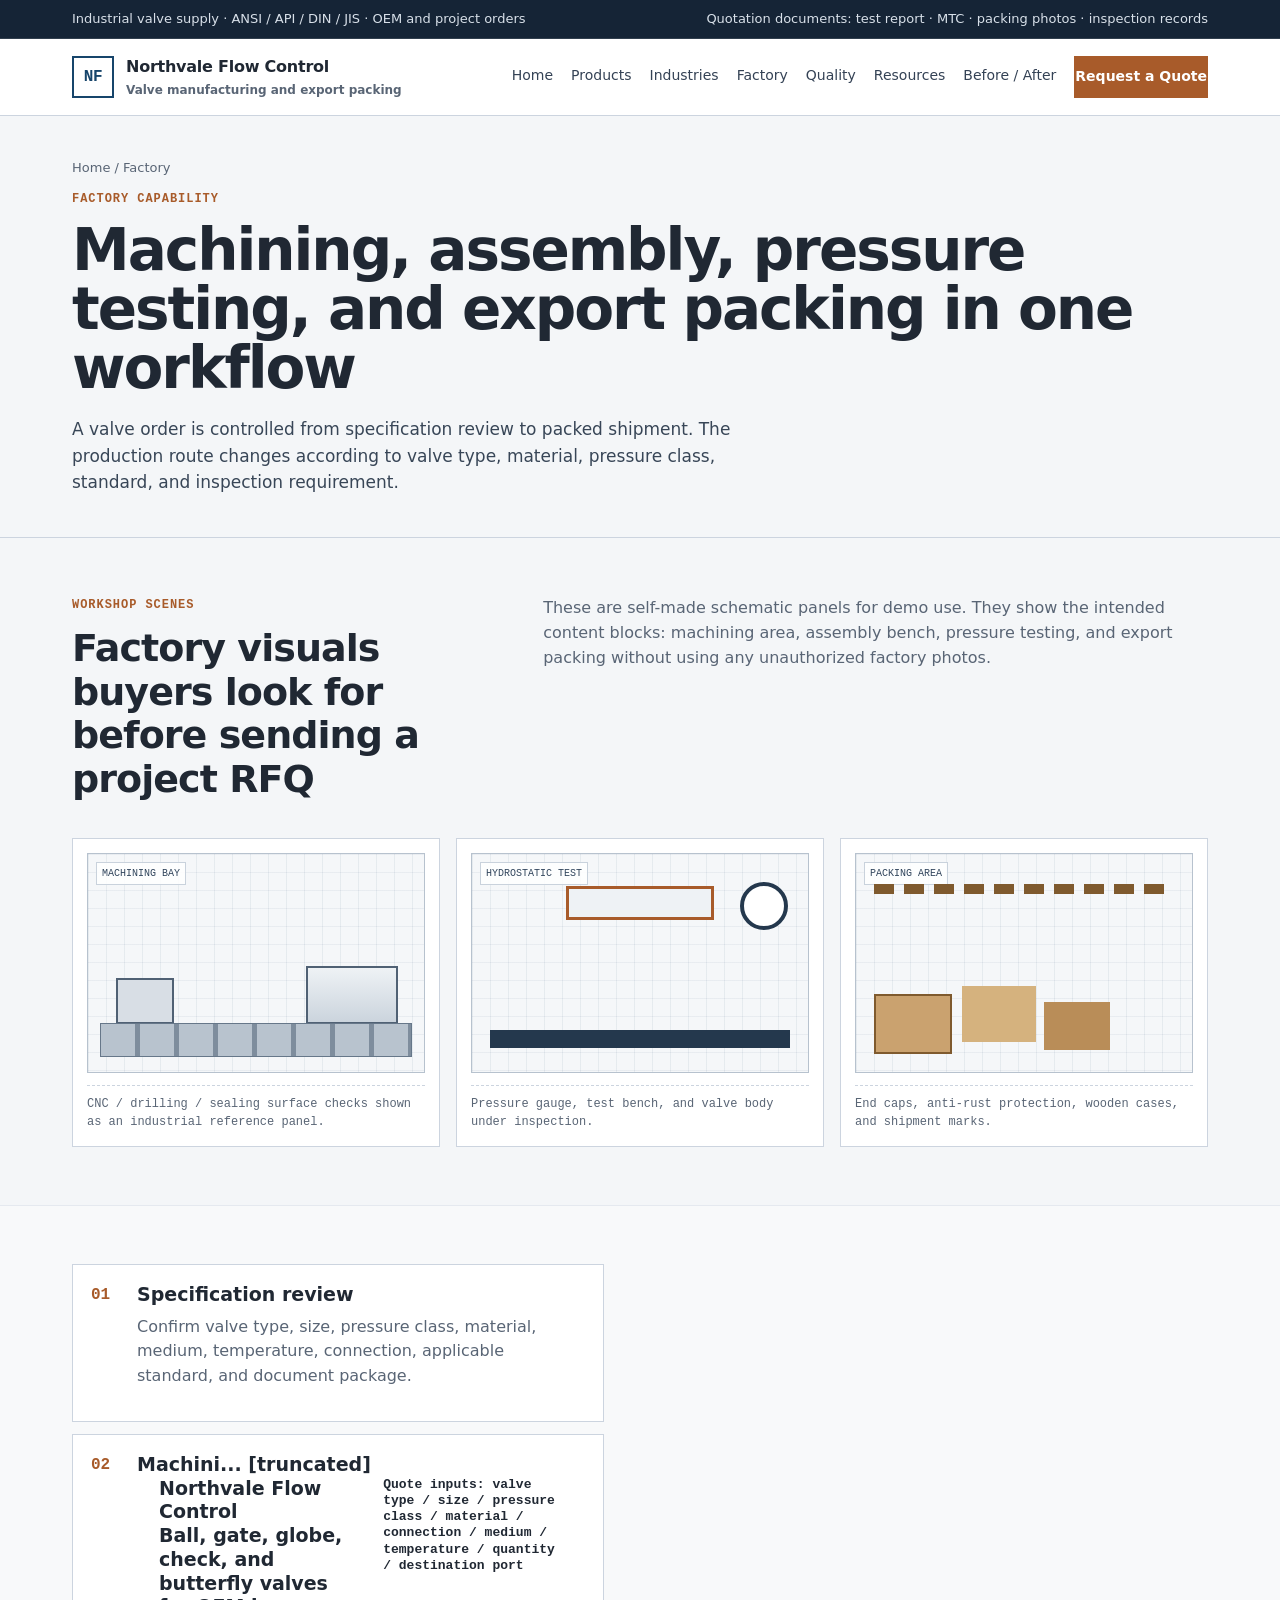
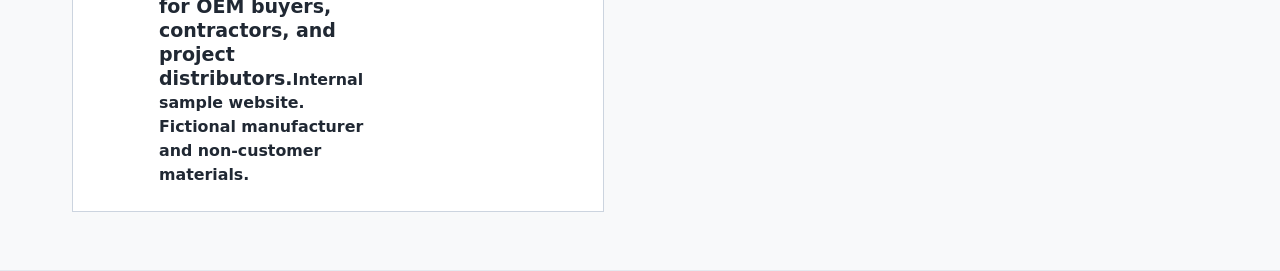
<file: indiesite/demo-sites/valve-factory-demo/factory.html>
<!doctype html>
<html lang="en"><head><meta charset="utf-8"><meta name="viewport" content="width=device-width, initial-scale=1"><title>Valve Factory Capability | Machining, Assembly, Testing & Export Packing</title><meta name="description" content="Valve factory capability page covering specification review, machining, assembly, pressure testing, marking, packing, and export shipment preparation."><link rel="stylesheet" href="assets/styles.css"></head><body><div class="topbar">
  <div class="topbar-inner">
    <div>Industrial valve supply · ANSI / API / DIN / JIS · OEM and project orders</div>
    <div>Quotation documents: test report · MTC · packing photos · inspection records</div>
  </div>
</div>
<header class="site-header">
  <nav class="nav">
    <a class="brand" href="index.html"><span class="brand-mark">NF</span><span>Northvale Flow Control<small>Valve manufacturing and export packing</small></span></a>
    <div class="nav-links">
      <a href="index.html">Home</a>
      <a href="products.html">Products</a>
      <a href="industries.html">Industries</a>
      <a href="factory.html">Factory</a>
      <a href="quality.html">Quality</a>
      <a href="resources.html">Resources</a>
      <a href="before-after.html">Before / After</a>
      <a href="index.html#rfq" class="btn btn-rust">Request a Quote</a>
    </div>
  </nav>
</header><main><section class="page-title"><div class="wrap"><div class="breadcrumb">Home / Factory</div><div class="kicker">Factory capability</div><h1>Machining, assembly, pressure testing, and export packing in one workflow</h1><p class="lead">A valve order is controlled from specification review to packed shipment. The production route changes according to valve type, material, pressure class, standard, and inspection requirement.</p></div></section><section class="section alt"><div class="wrap"><div class="section-head"><div><div class="kicker">Workshop scenes</div><h2>Factory visuals buyers look for before sending a project RFQ</h2></div><p>These are self-made schematic panels for demo use. They show the intended content blocks: machining area, assembly bench, pressure testing, and export packing without using any unauthorized factory photos.</p></div><div class="shop-scenes"><div class="photo-panel"><div class="visual v-factory"><span class="label">MACHINING BAY</span><span class="part-a"></span><span class="part-b"></span></div><div class="scene-caption">CNC / drilling / sealing surface checks shown as an industrial reference panel.</div></div><div class="photo-panel"><div class="visual v-test"><span class="label">HYDROSTATIC TEST</span><span class="part-a"></span><span class="part-b"></span></div><div class="scene-caption">Pressure gauge, test bench, and valve body under inspection.</div></div><div class="photo-panel"><div class="visual v-pack"><span class="label">PACKING AREA</span><span class="part-a"></span></div><div class="scene-caption">End caps, anti-rust protection, wooden cases, and shipment marks.</div></div></div></div></section><section class="section"><div class="wrap two-col"><div class="process-list"><div class="process-item"><h3>Specification review</h3><p class="muted">Confirm valve type, size, pressure class, material, medium, temperature, connection, applicable standard, and document package.</p></div><div class="process-item"><h3>Machini... [truncated]
  <div class="wrap footer-grid">
    <div><strong>Northvale Flow Control</strong><br>Ball, gate, globe, check, and butterfly valves for OEM buyers, contractors, and project distributors.<small>Internal sample website. Fictional manufacturer and non-customer materials.</small></div>
    <div class="mono">Quote inputs: valve type / size / pressure class / material / connection / medium / temperature / quantity / destination port</div>
  </div>
</footer></body></html>
</file>
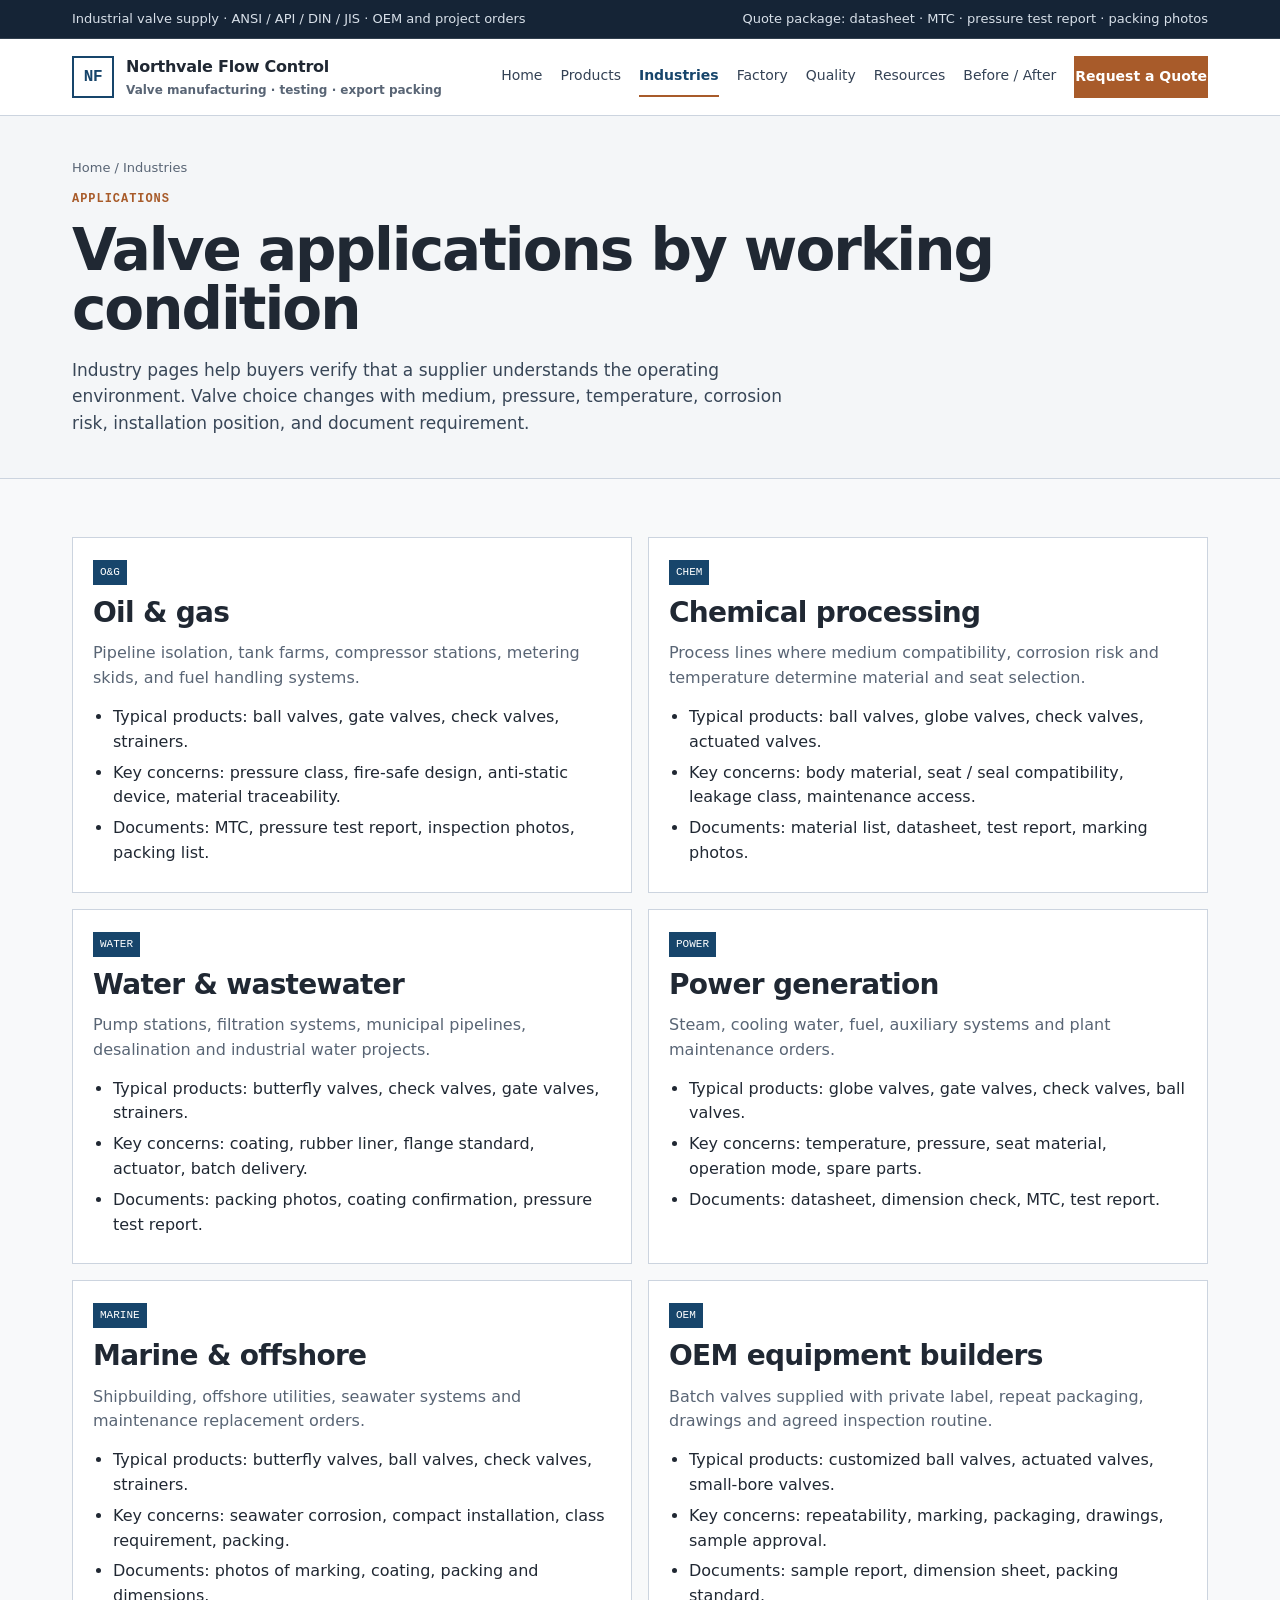
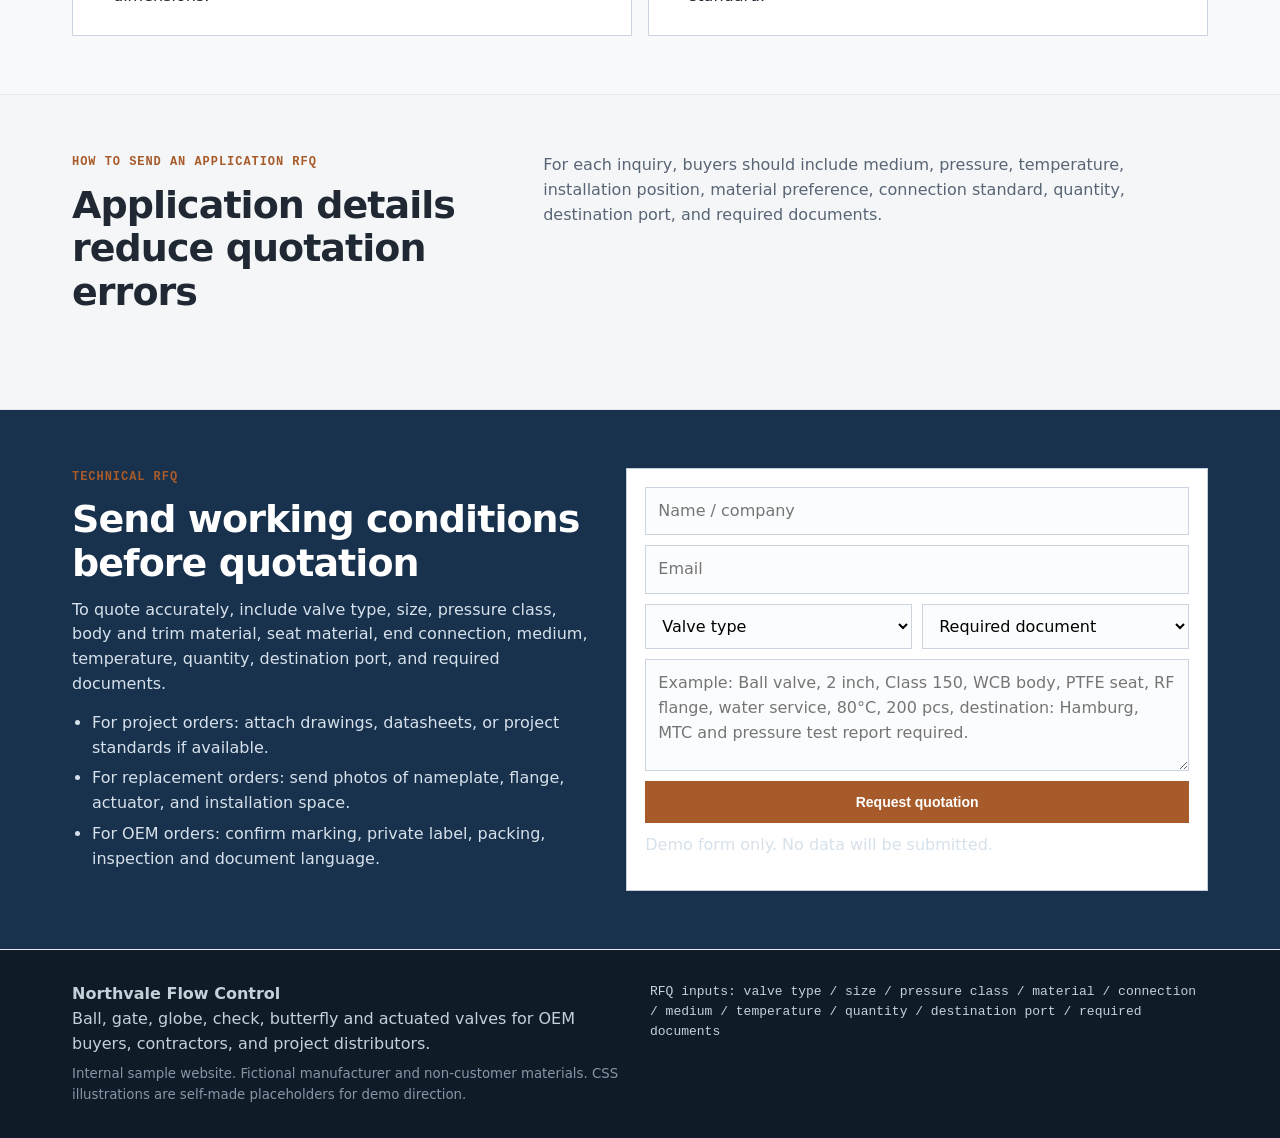
<file: indiesite/demo-sites/valve-factory-demo/industries.html>
<!doctype html>
<html lang="en">
<head>
  <meta charset="utf-8">
  <meta name="viewport" content="width=device-width, initial-scale=1">
  <title>Valve Applications by Industry | Oil, Chemical, Water, Power and Marine</title>
  <meta name="description" content="Industry application page for industrial valve buyers covering oil and gas, chemical processing, water treatment, power generation, and marine valve configuration notes.">
  <link rel="stylesheet" href="assets/styles.css">
</head>
<body>
<div class="topbar">
  <div class="topbar-inner">
    <div>Industrial valve supply · ANSI / API / DIN / JIS · OEM and project orders</div>
    <div>Quote package: datasheet · MTC · pressure test report · packing photos</div>
  </div>
</div>
<header class="site-header">
  <nav class="nav">
    <a class="brand" href="index.html"><span class="brand-mark">NF</span><span>Northvale Flow Control<small>Valve manufacturing · testing · export packing</small></span></a>
    <div class="nav-links">
      <a href="index.html" class="">Home</a>
      <a href="products.html" class="">Products</a>
      <a href="industries.html" class="active">Industries</a>
      <a href="factory.html" class="">Factory</a>
      <a href="quality.html" class="">Quality</a>
      <a href="resources.html" class="">Resources</a>
      <a href="before-after.html" class="">Before / After</a>
      <a href="index.html#rfq" class="btn btn-rust">Request a Quote</a>
    </div>
  </nav>
</header>
<main>
<section class="page-title"><div class="wrap"><div class="breadcrumb">Home / Industries</div><div class="kicker">Applications</div><h1>Valve applications by working condition</h1><p class="lead">Industry pages help buyers verify that a supplier understands the operating environment. Valve choice changes with medium, pressure, temperature, corrosion risk, installation position, and document requirement.</p></div></section>
<section class="section"><div class="wrap grid grid-2 application-grid">
  <div class="card" id="oil-gas"><span class="tag">O&G</span><h2>Oil & gas</h2><p class="muted">Pipeline isolation, tank farms, compressor stations, metering skids, and fuel handling systems.</p><ul><li>Typical products: ball valves, gate valves, check valves, strainers.</li><li>Key concerns: pressure class, fire-safe design, anti-static device, material traceability.</li><li>Documents: MTC, pressure test report, inspection photos, packing list.</li></ul></div>
  <div class="card" id="chemical"><span class="tag">CHEM</span><h2>Chemical processing</h2><p class="muted">Process lines where medium compatibility, corrosion risk and temperature determine material and seat selection.</p><ul><li>Typical products: ball valves, globe valves, check valves, actuated valves.</li><li>Key concerns: body material, seat / seal compatibility, leakage class, maintenance access.</li><li>Documents: material list, datasheet, test report, marking photos.</li></ul></div>
  <div class="card" id="water"><span class="tag">WATER</span><h2>Water & wastewater</h2><p class="muted">Pump stations, filtration systems, municipal pipelines, desalination and industrial water projects.</p><ul><li>Typical products: butterfly valves, check valves, gate valves, strainers.</li><li>Key concerns: coating, rubber liner, flange standard, actuator, batch delivery.</li><li>Documents: packing photos, coating confirmation, pressure test report.</li></ul></div>
  <div class="card" id="power"><span class="tag">POWER</span><h2>Power generation</h2><p class="muted">Steam, cooling water, fuel, auxiliary systems and plant maintenance orders.</p><ul><li>Typical products: globe valves, gate valves, check valves, ball valves.</li><li>Key concerns: temperature, pressure, seat material, operation mode, spare parts.</li><li>Documents: datasheet, dimension check, MTC, test report.</li></ul></div>
  <div class="card" id="marine"><span class="tag">MARINE</span><h2>Marine & offshore</h2><p class="muted">Shipbuilding, offshore utilities, seawater systems and maintenance replacement orders.</p><ul><li>Typical products: butterfly valves, ball valves, check valves, strainers.</li><li>Key concerns: seawater corrosion, compact installation, class requirement, packing.</li><li>Documents: photos of marking, coating, packing and dimensions.</li></ul></div>
  <div class="card"><span class="tag">OEM</span><h2>OEM equipment builders</h2><p class="muted">Batch valves supplied with private label, repeat packaging, drawings and agreed inspection routine.</p><ul><li>Typical products: customized ball valves, actuated valves, small-bore valves.</li><li>Key concerns: repeatability, marking, packaging, drawings, sample approval.</li><li>Documents: sample report, dimension sheet, packing standard.</li></ul></div>
</div></section>
<section class="section alt"><div class="wrap"><div class="section-head"><div><div class="kicker">How to send an application RFQ</div><h2>Application details reduce quotation errors</h2></div><p>For each inquiry, buyers should include medium, pressure, temperature, installation position, material preference, connection standard, quantity, destination port, and required documents.</p></div></div></section>
<section class="section rfq" id="rfq">
  <div class="wrap">
    <div>
      <div class="kicker">Technical RFQ</div>
      <h2>Send working conditions before quotation</h2>
      <p>To quote accurately, include valve type, size, pressure class, body and trim material, seat material, end connection, medium, temperature, quantity, destination port, and required documents.</p>
      <ul>
        <li>For project orders: attach drawings, datasheets, or project standards if available.</li>
        <li>For replacement orders: send photos of nameplate, flange, actuator, and installation space.</li>
        <li>For OEM orders: confirm marking, private label, packing, inspection and document language.</li>
      </ul>
    </div>
    <form class="form">
      <input class="input" placeholder="Name / company">
      <input class="input" placeholder="Email">
      <div class="form-grid">
        <select><option>Valve type</option><option>Ball valve</option><option>Gate valve</option><option>Globe valve</option><option>Check valve</option><option>Butterfly valve</option></select>
        <select><option>Required document</option><option>MTC</option><option>Pressure test report</option><option>Inspection photos</option><option>Catalog / datasheet</option></select>
      </div>
      <textarea placeholder="Example: Ball valve, 2 inch, Class 150, WCB body, PTFE seat, RF flange, water service, 80°C, 200 pcs, destination: Hamburg, MTC and pressure test report required."></textarea>
      <button type="button" class="btn btn-rust">Request quotation</button>
      <p class="faint">Demo form only. No data will be submitted.</p>
    </form>
  </div>
</section></main>
<footer class="footer">
  <div class="wrap footer-grid">
    <div><strong>Northvale Flow Control</strong><br>Ball, gate, globe, check, butterfly and actuated valves for OEM buyers, contractors, and project distributors.<small>Internal sample website. Fictional manufacturer and non-customer materials. CSS illustrations are self-made placeholders for demo direction.</small></div>
    <div class="mono">RFQ inputs: valve type / size / pressure class / material / connection / medium / temperature / quantity / destination port / required documents</div>
  </div>
</footer>
</body>
</html>
</file>
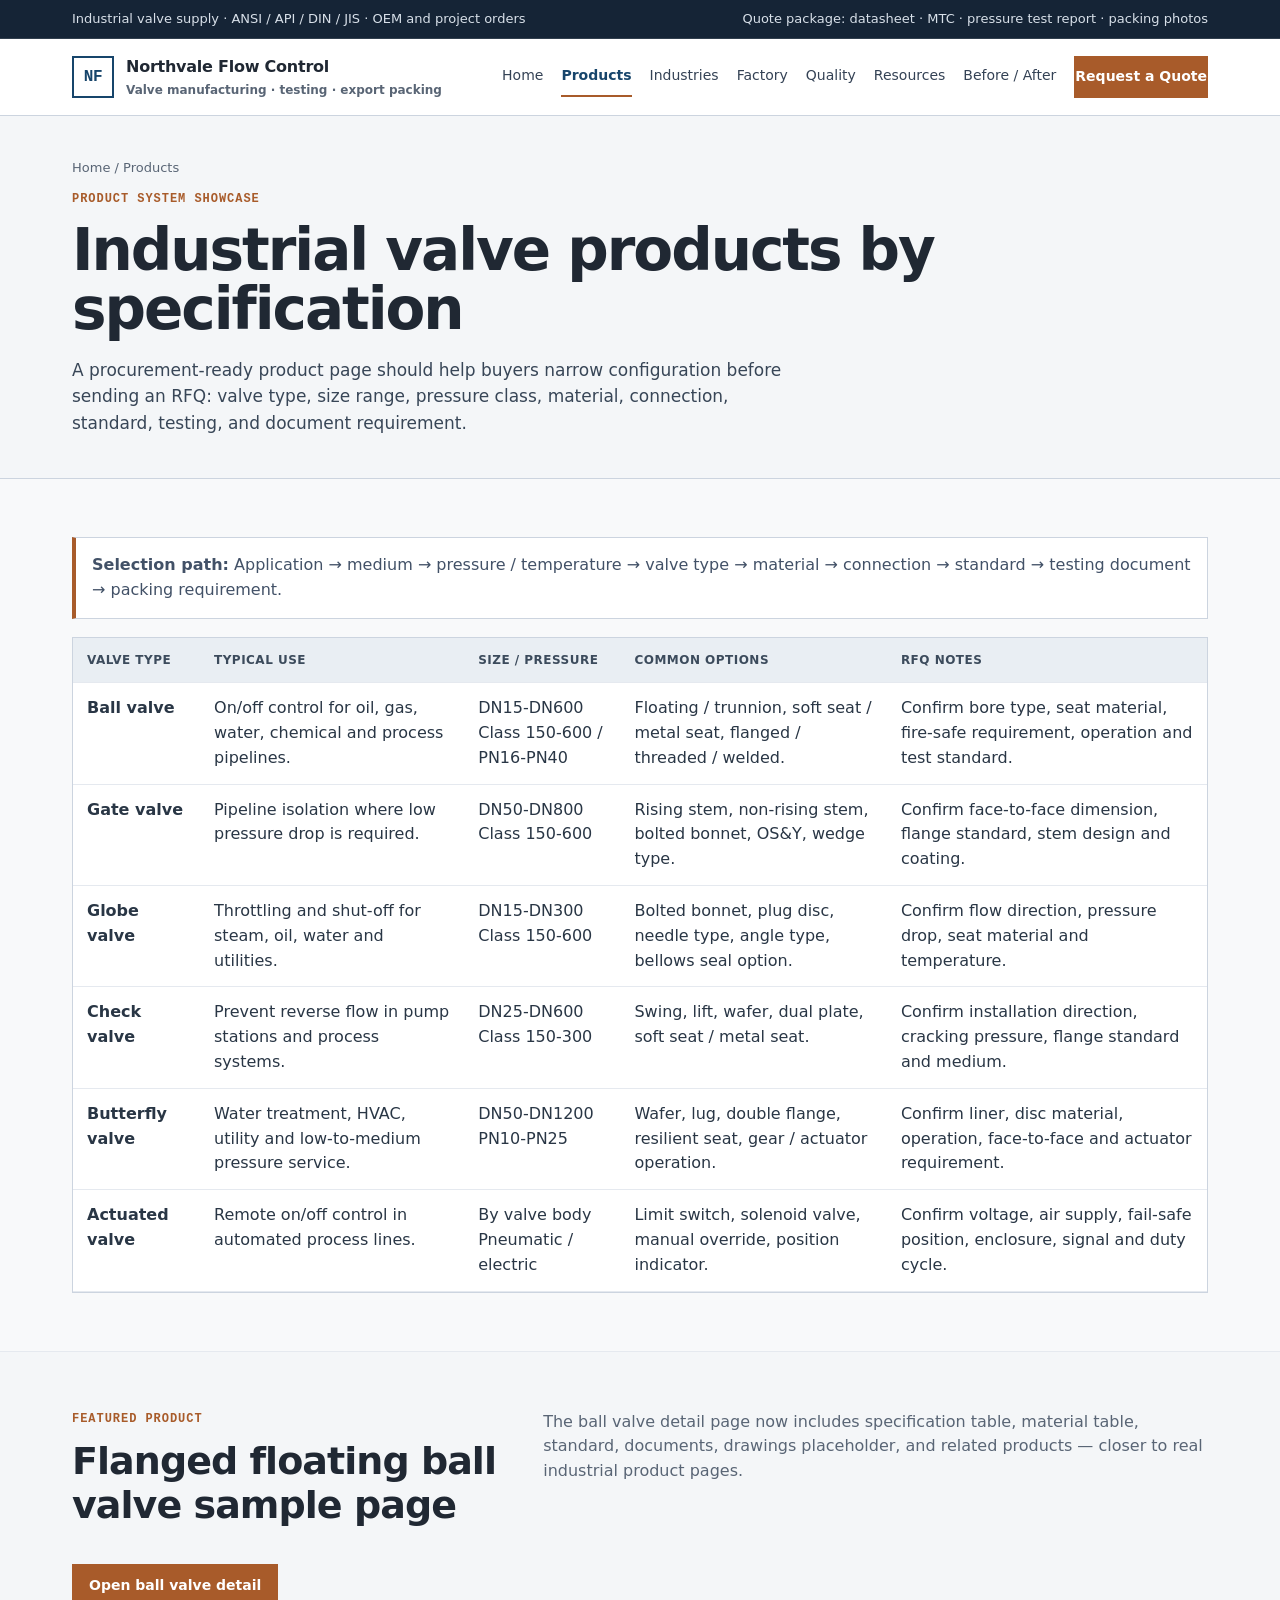
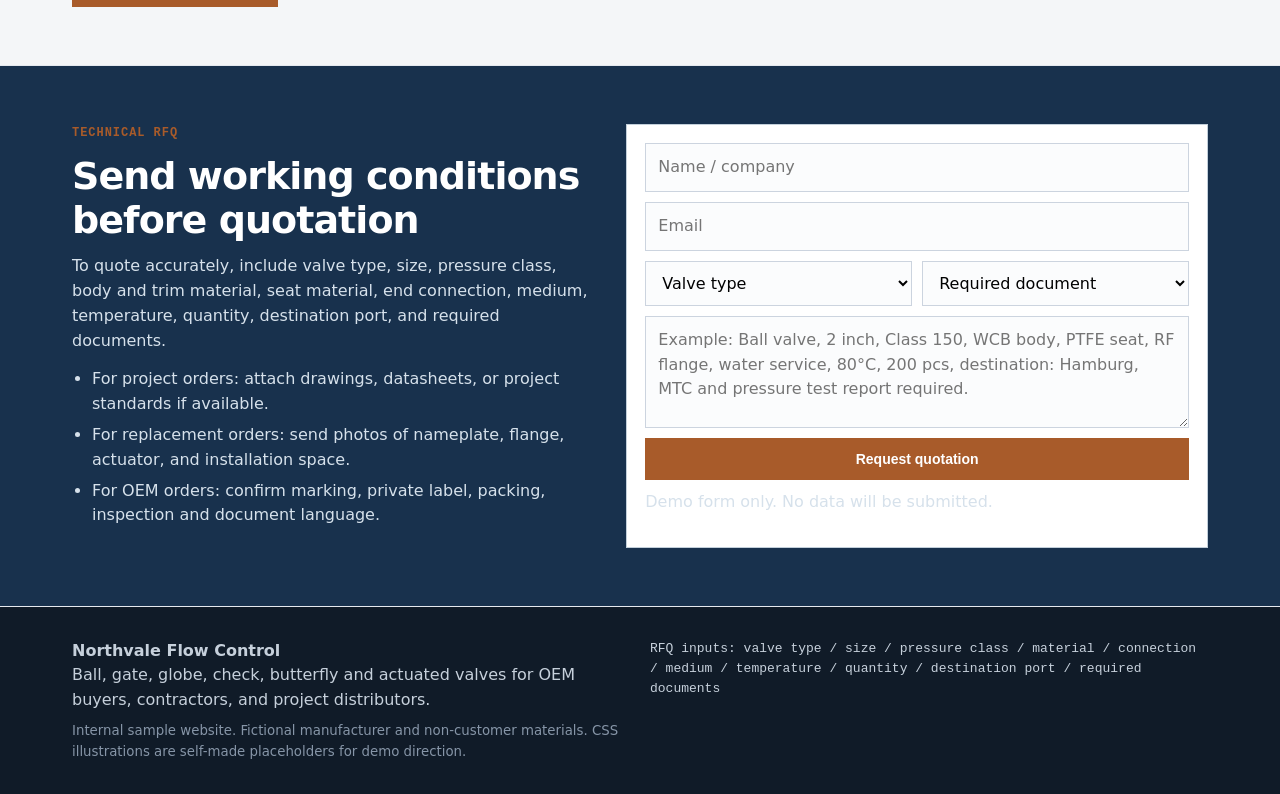
<file: indiesite/demo-sites/valve-factory-demo/products.html>
<!doctype html>
<html lang="en">
<head>
  <meta charset="utf-8">
  <meta name="viewport" content="width=device-width, initial-scale=1">
  <title>Industrial Valve Products by Type, Material and Pressure Class</title>
  <meta name="description" content="Browse ball, gate, globe, check, butterfly, actuated valves and strainers by application, pressure class, material, connection, and RFQ document requirement.">
  <link rel="stylesheet" href="assets/styles.css">
</head>
<body>
<div class="topbar">
  <div class="topbar-inner">
    <div>Industrial valve supply · ANSI / API / DIN / JIS · OEM and project orders</div>
    <div>Quote package: datasheet · MTC · pressure test report · packing photos</div>
  </div>
</div>
<header class="site-header">
  <nav class="nav">
    <a class="brand" href="index.html"><span class="brand-mark">NF</span><span>Northvale Flow Control<small>Valve manufacturing · testing · export packing</small></span></a>
    <div class="nav-links">
      <a href="index.html" class="">Home</a>
      <a href="products.html" class="active">Products</a>
      <a href="industries.html" class="">Industries</a>
      <a href="factory.html" class="">Factory</a>
      <a href="quality.html" class="">Quality</a>
      <a href="resources.html" class="">Resources</a>
      <a href="before-after.html" class="">Before / After</a>
      <a href="index.html#rfq" class="btn btn-rust">Request a Quote</a>
    </div>
  </nav>
</header>
<main>
<section class="page-title"><div class="wrap"><div class="breadcrumb">Home / Products</div><div class="kicker">Product system showcase</div><h1>Industrial valve products by specification</h1><p class="lead">A procurement-ready product page should help buyers narrow configuration before sending an RFQ: valve type, size range, pressure class, material, connection, standard, testing, and document requirement.</p></div></section>
<section class="section">
  <div class="wrap">
    <div class="product-filter-note"><strong>Selection path:</strong> Application → medium → pressure / temperature → valve type → material → connection → standard → testing document → packing requirement.</div>
    <div class="table-wrap"><table><thead><tr><th>Valve type</th><th>Typical use</th><th>Size / pressure</th><th>Common options</th><th>RFQ notes</th></tr></thead><tbody>
      <tr><td><a href="ball-valve.html"><strong>Ball valve</strong></a></td><td>On/off control for oil, gas, water, chemical and process pipelines.</td><td>DN15-DN600<br>Class 150-600 / PN16-PN40</td><td>Floating / trunnion, soft seat / metal seat, flanged / threaded / welded.</td><td>Confirm bore type, seat material, fire-safe requirement, operation and test standard.</td></tr>
      <tr><td><strong>Gate valve</strong></td><td>Pipeline isolation where low pressure drop is required.</td><td>DN50-DN800<br>Class 150-600</td><td>Rising stem, non-rising stem, bolted bonnet, OS&Y, wedge type.</td><td>Confirm face-to-face dimension, flange standard, stem design and coating.</td></tr>
      <tr><td><strong>Globe valve</strong></td><td>Throttling and shut-off for steam, oil, water and utilities.</td><td>DN15-DN300<br>Class 150-600</td><td>Bolted bonnet, plug disc, needle type, angle type, bellows seal option.</td><td>Confirm flow direction, pressure drop, seat material and temperature.</td></tr>
      <tr><td><strong>Check valve</strong></td><td>Prevent reverse flow in pump stations and process systems.</td><td>DN25-DN600<br>Class 150-300</td><td>Swing, lift, wafer, dual plate, soft seat / metal seat.</td><td>Confirm installation direction, cracking pressure, flange standard and medium.</td></tr>
      <tr><td><strong>Butterfly valve</strong></td><td>Water treatment, HVAC, utility and low-to-medium pressure service.</td><td>DN50-DN1200<br>PN10-PN25</td><td>Wafer, lug, double flange, resilient seat, gear / actuator operation.</td><td>Confirm liner, disc material, operation, face-to-face and actuator requirement.</td></tr>
      <tr><td><strong>Actuated valve</strong></td><td>Remote on/off control in automated process lines.</td><td>By valve body<br>Pneumatic / electric</td><td>Limit switch, solenoid valve, manual override, position indicator.</td><td>Confirm voltage, air supply, fail-safe position, enclosure, signal and duty cycle.</td></tr>
    </tbody></table></div>
  </div>
</section>
<section class="section alt"><div class="wrap"><div class="section-head"><div><div class="kicker">Featured product</div><h2>Flanged floating ball valve sample page</h2></div><p>The ball valve detail page now includes specification table, material table, standard, documents, drawings placeholder, and related products — closer to real industrial product pages.</p></div><a class="btn btn-rust" href="ball-valve.html">Open ball valve detail</a></div></section>
<section class="section rfq" id="rfq">
  <div class="wrap">
    <div>
      <div class="kicker">Technical RFQ</div>
      <h2>Send working conditions before quotation</h2>
      <p>To quote accurately, include valve type, size, pressure class, body and trim material, seat material, end connection, medium, temperature, quantity, destination port, and required documents.</p>
      <ul>
        <li>For project orders: attach drawings, datasheets, or project standards if available.</li>
        <li>For replacement orders: send photos of nameplate, flange, actuator, and installation space.</li>
        <li>For OEM orders: confirm marking, private label, packing, inspection and document language.</li>
      </ul>
    </div>
    <form class="form">
      <input class="input" placeholder="Name / company">
      <input class="input" placeholder="Email">
      <div class="form-grid">
        <select><option>Valve type</option><option>Ball valve</option><option>Gate valve</option><option>Globe valve</option><option>Check valve</option><option>Butterfly valve</option></select>
        <select><option>Required document</option><option>MTC</option><option>Pressure test report</option><option>Inspection photos</option><option>Catalog / datasheet</option></select>
      </div>
      <textarea placeholder="Example: Ball valve, 2 inch, Class 150, WCB body, PTFE seat, RF flange, water service, 80°C, 200 pcs, destination: Hamburg, MTC and pressure test report required."></textarea>
      <button type="button" class="btn btn-rust">Request quotation</button>
      <p class="faint">Demo form only. No data will be submitted.</p>
    </form>
  </div>
</section></main>
<footer class="footer">
  <div class="wrap footer-grid">
    <div><strong>Northvale Flow Control</strong><br>Ball, gate, globe, check, butterfly and actuated valves for OEM buyers, contractors, and project distributors.<small>Internal sample website. Fictional manufacturer and non-customer materials. CSS illustrations are self-made placeholders for demo direction.</small></div>
    <div class="mono">RFQ inputs: valve type / size / pressure class / material / connection / medium / temperature / quantity / destination port / required documents</div>
  </div>
</footer>
</body>
</html>
</file>
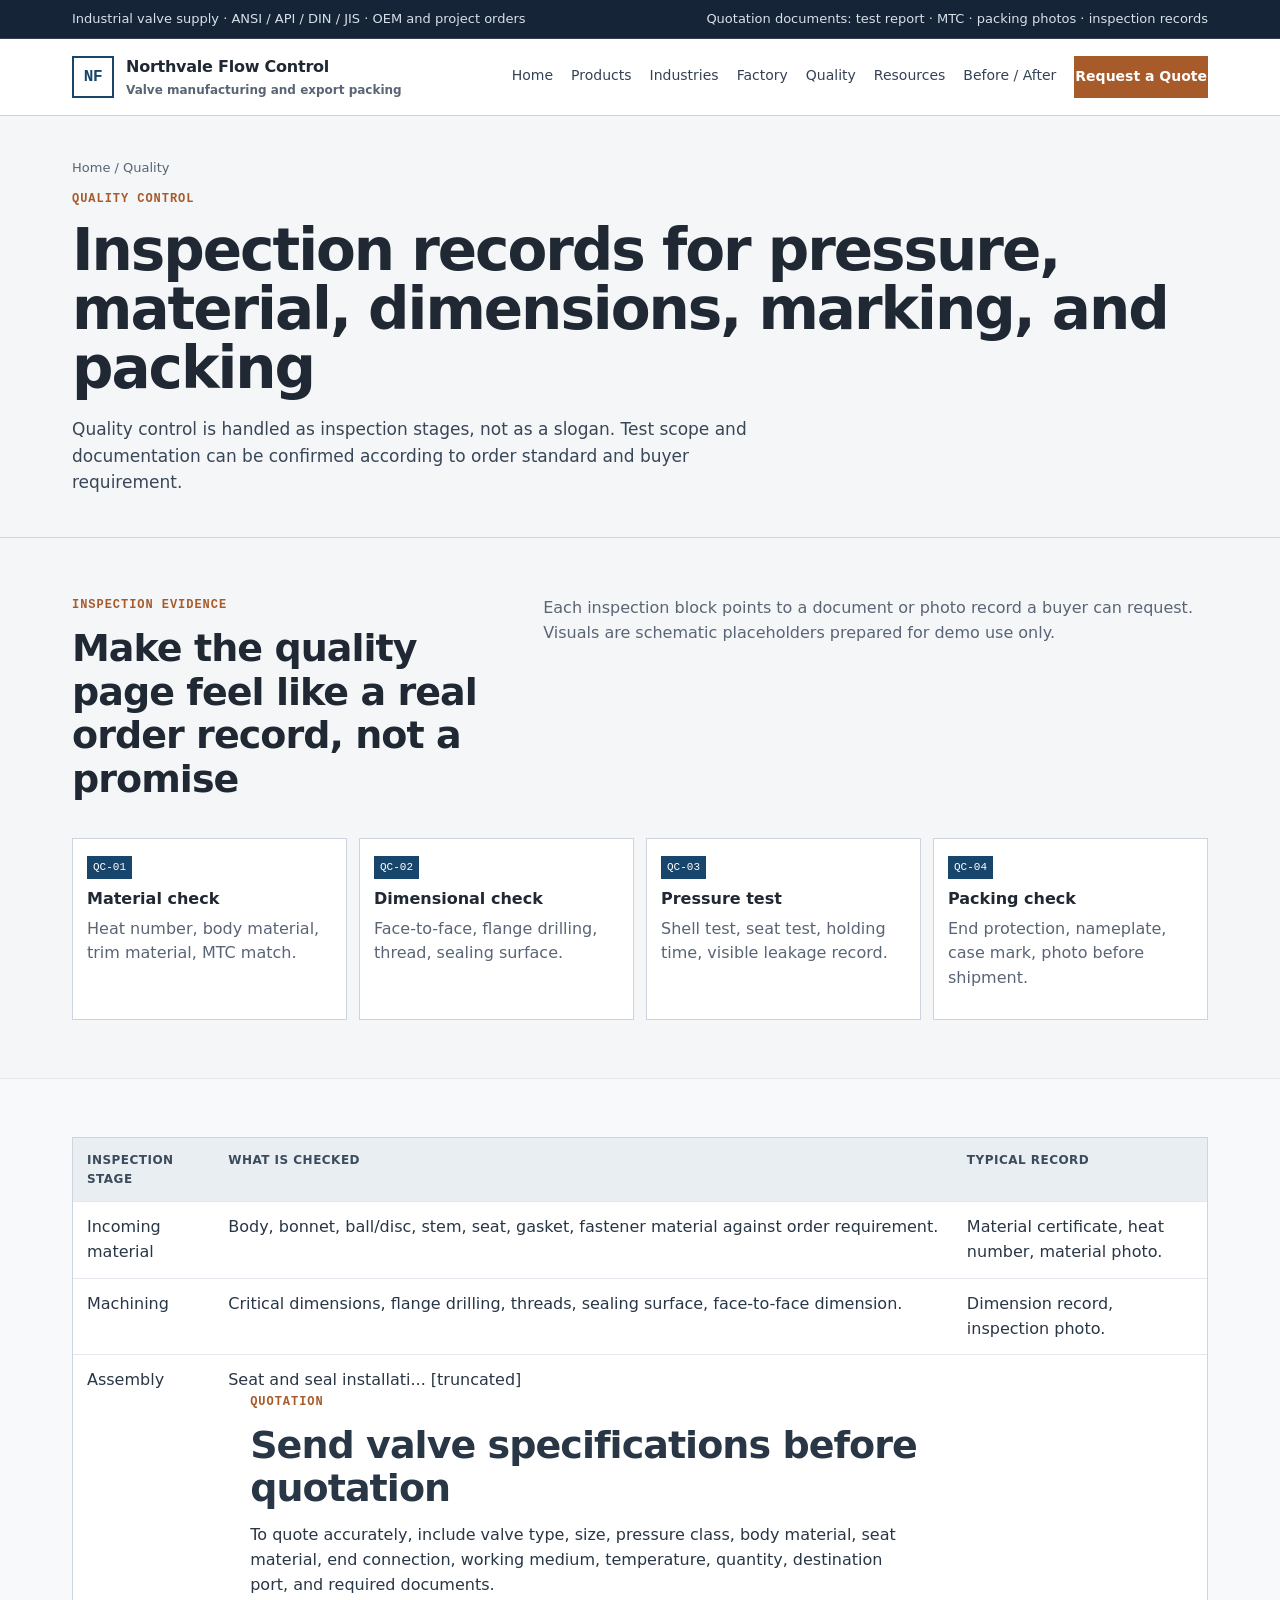
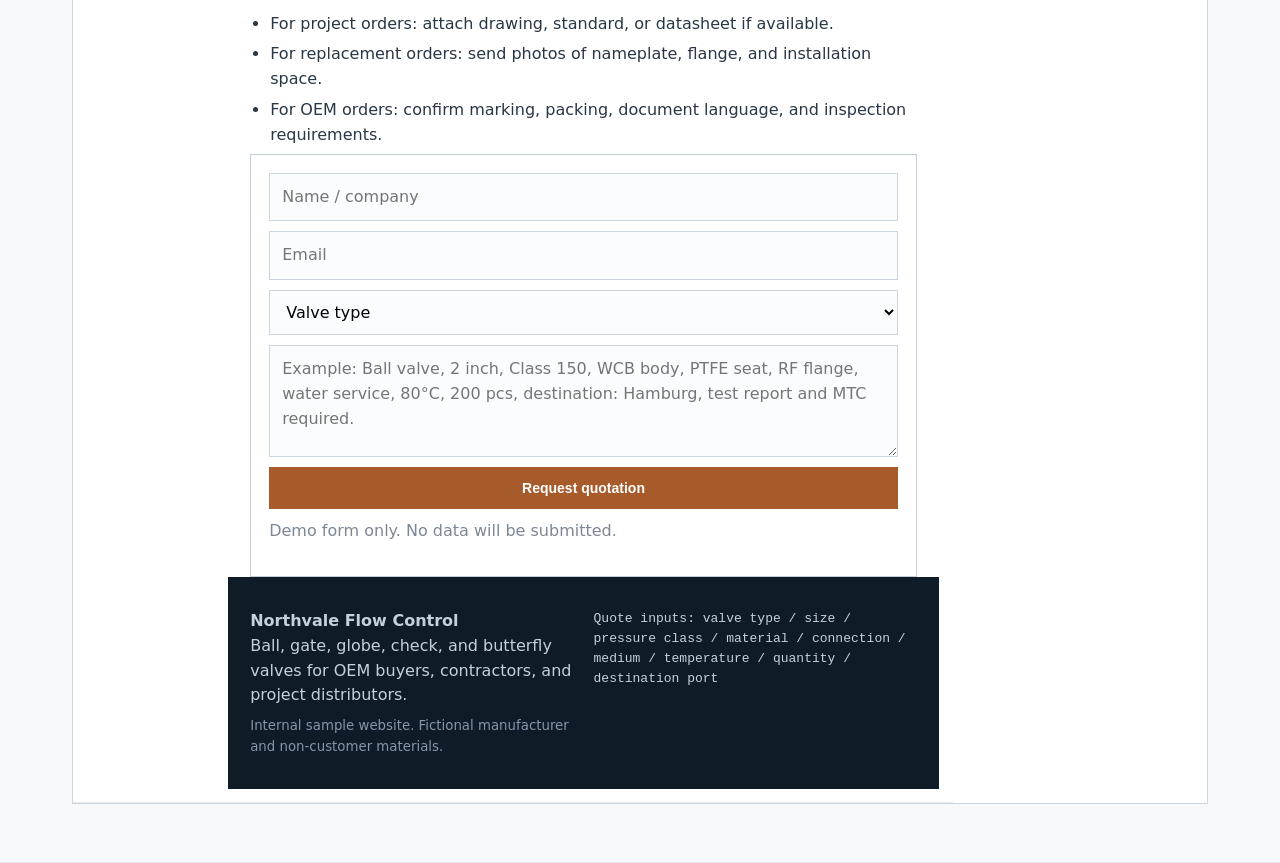
<file: indiesite/demo-sites/valve-factory-demo/quality.html>
<!doctype html>
<html lang="en"><head><meta charset="utf-8"><meta name="viewport" content="width=device-width, initial-scale=1"><title>Valve Quality Control | Pressure Testing, Material Check & Inspection Records</title><meta name="description" content="Valve quality control page covering material verification, dimensional inspection, shell test, seat test, marking check, and packing inspection records."><link rel="stylesheet" href="assets/styles.css"></head><body><div class="topbar">
  <div class="topbar-inner">
    <div>Industrial valve supply · ANSI / API / DIN / JIS · OEM and project orders</div>
    <div>Quotation documents: test report · MTC · packing photos · inspection records</div>
  </div>
</div>
<header class="site-header">
  <nav class="nav">
    <a class="brand" href="index.html"><span class="brand-mark">NF</span><span>Northvale Flow Control<small>Valve manufacturing and export packing</small></span></a>
    <div class="nav-links">
      <a href="index.html">Home</a>
      <a href="products.html">Products</a>
      <a href="industries.html">Industries</a>
      <a href="factory.html">Factory</a>
      <a href="quality.html">Quality</a>
      <a href="resources.html">Resources</a>
      <a href="before-after.html">Before / After</a>
      <a href="index.html#rfq" class="btn btn-rust">Request a Quote</a>
    </div>
  </nav>
</header><main><section class="page-title"><div class="wrap"><div class="breadcrumb">Home / Quality</div><div class="kicker">Quality control</div><h1>Inspection records for pressure, material, dimensions, marking, and packing</h1><p class="lead">Quality control is handled as inspection stages, not as a slogan. Test scope and documentation can be confirmed according to order standard and buyer requirement.</p></div></section><section class="section alt"><div class="wrap"><div class="section-head"><div><div class="kicker">Inspection evidence</div><h2>Make the quality page feel like a real order record, not a promise</h2></div><p>Each inspection block points to a document or photo record a buyer can request. Visuals are schematic placeholders prepared for demo use only.</p></div><div class="qc-flow"><div class="qc-step" data-step="QC-01"><h3>Material check</h3><p class="muted">Heat number, body material, trim material, MTC match.</p></div><div class="qc-step" data-step="QC-02"><h3>Dimensional check</h3><p class="muted">Face-to-face, flange drilling, thread, sealing surface.</p></div><div class="qc-step" data-step="QC-03"><h3>Pressure test</h3><p class="muted">Shell test, seat test, holding time, visible leakage record.</p></div><div class="qc-step" data-step="QC-04"><h3>Packing check</h3><p class="muted">End protection, nameplate, case mark, photo before shipment.</p></div></div></div></section><section class="section"><div class="wrap"><div class="table-wrap"><table><thead><tr><th>Inspection stage</th><th>What is checked</th><th>Typical record</th></tr></thead><tbody><tr><td>Incoming material</td><td>Body, bonnet, ball/disc, stem, seat, gasket, fastener material against order requirement.</td><td>Material certificate, heat number, material photo.</td></tr><tr><td>Machining</td><td>Critical dimensions, flange drilling, threads, sealing surface, face-to-face dimension.</td><td>Dimension record, inspection photo.</td></tr><tr><td>Assembly</td><td>Seat and seal installati... [truncated]
  <div class="wrap">
    <div>
      <div class="kicker">Quotation</div>
      <h2>Send valve specifications before quotation</h2>
      <p>To quote accurately, include valve type, size, pressure class, body material, seat material, end connection, working medium, temperature, quantity, destination port, and required documents.</p>
      <ul>
        <li>For project orders: attach drawing, standard, or datasheet if available.</li>
        <li>For replacement orders: send photos of nameplate, flange, and installation space.</li>
        <li>For OEM orders: confirm marking, packing, document language, and inspection requirements.</li>
      </ul>
    </div>
    <form class="form">
      <input class="input" placeholder="Name / company">
      <input class="input" placeholder="Email">
      <select><option>Valve type</option><option>Ball valve</option><option>Gate valve</option><option>Globe valve</option><option>Check valve</option><option>Butterfly valve</option></select>
      <textarea placeholder="Example: Ball valve, 2 inch, Class 150, WCB body, PTFE seat, RF flange, water service, 80°C, 200 pcs, destination: Hamburg, test report and MTC required."></textarea>
      <button type="button" class="btn btn-rust">Request quotation</button>
      <p class="faint">Demo form only. No data will be submitted.</p>
    </form>
  </div>
</section></main><footer class="footer">
  <div class="wrap footer-grid">
    <div><strong>Northvale Flow Control</strong><br>Ball, gate, globe, check, and butterfly valves for OEM buyers, contractors, and project distributors.<small>Internal sample website. Fictional manufacturer and non-customer materials.</small></div>
    <div class="mono">Quote inputs: valve type / size / pressure class / material / connection / medium / temperature / quantity / destination port</div>
  </div>
</footer></body></html>
</file>
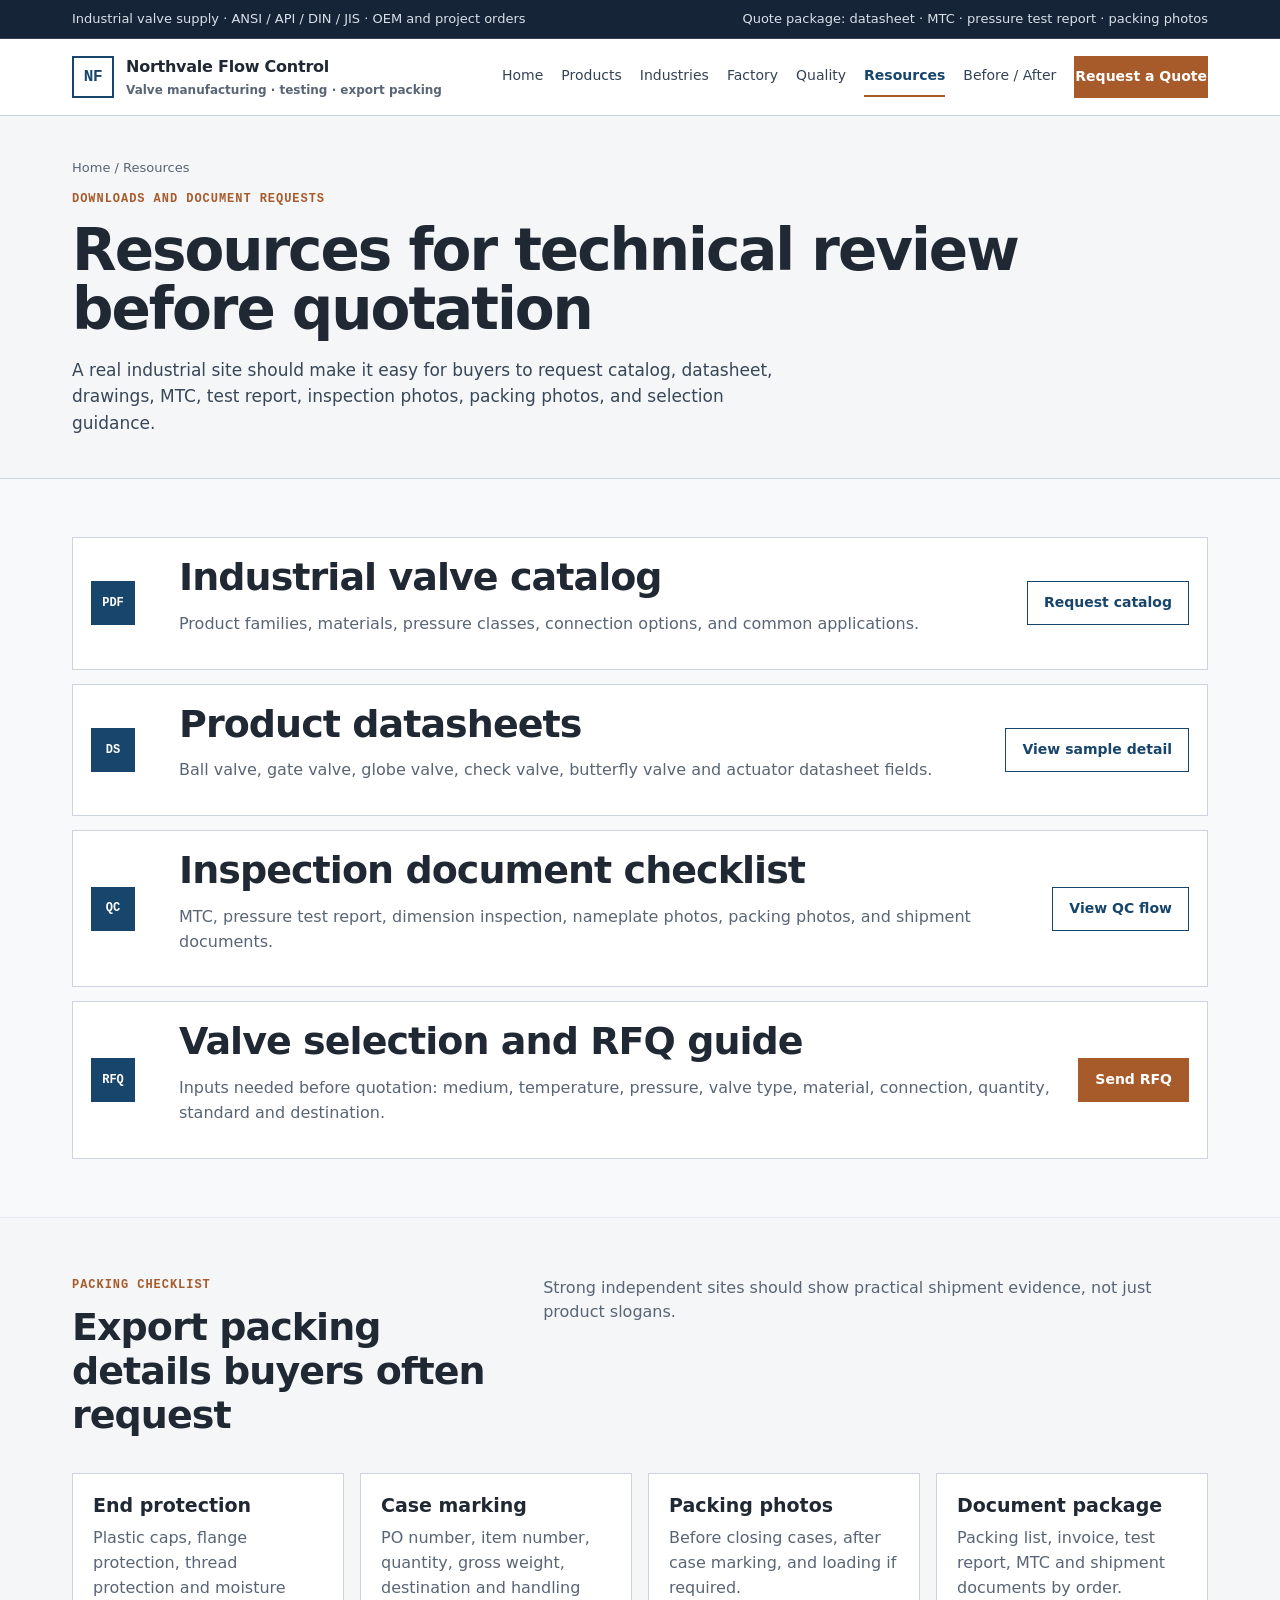
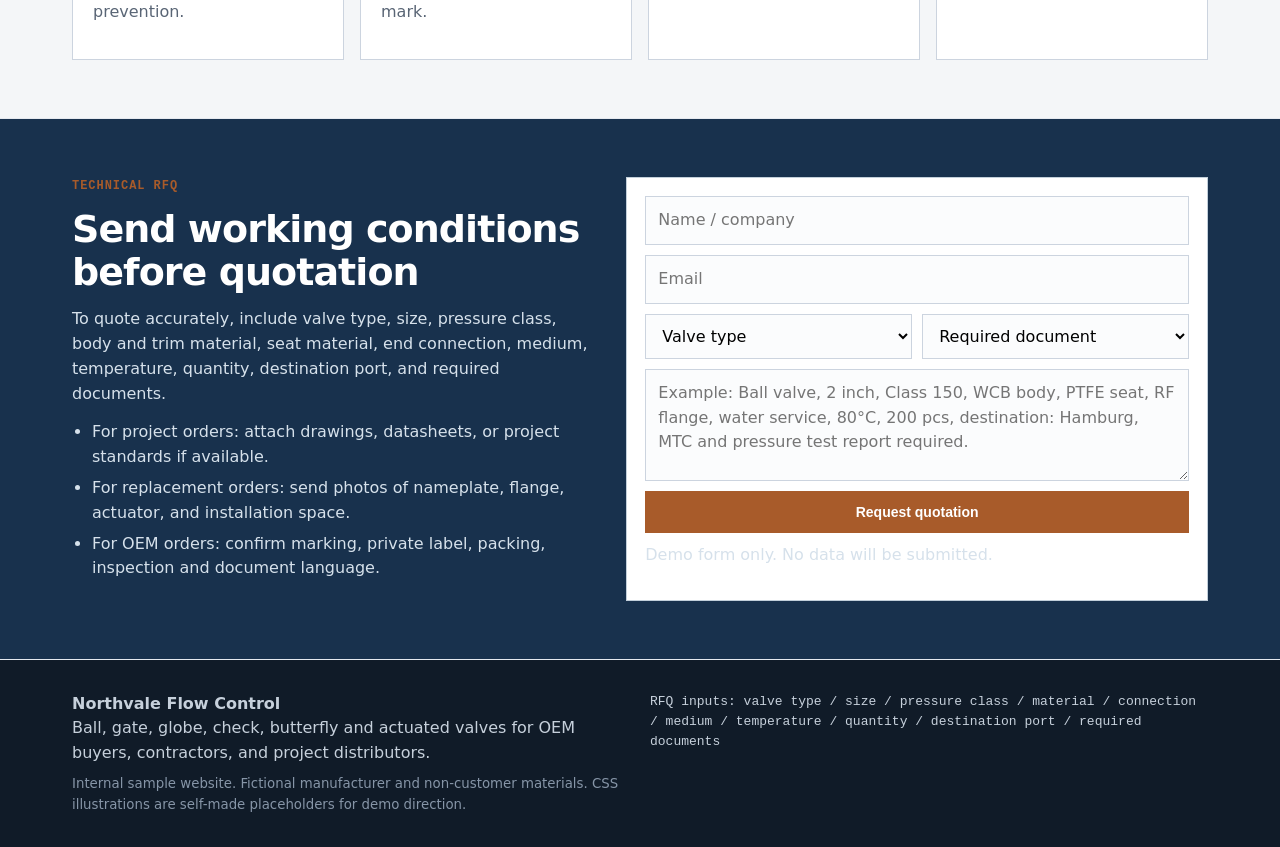
<file: indiesite/demo-sites/valve-factory-demo/resources.html>
<!doctype html>
<html lang="en">
<head>
  <meta charset="utf-8">
  <meta name="viewport" content="width=device-width, initial-scale=1">
  <title>Valve Catalogs, Datasheets and RFQ Documents | Resources</title>
  <meta name="description" content="Resource center demo for industrial valve buyers: catalog, datasheets, inspection documents, RFQ checklist, packing checklist and selection guide.">
  <link rel="stylesheet" href="assets/styles.css">
</head>
<body>
<div class="topbar">
  <div class="topbar-inner">
    <div>Industrial valve supply · ANSI / API / DIN / JIS · OEM and project orders</div>
    <div>Quote package: datasheet · MTC · pressure test report · packing photos</div>
  </div>
</div>
<header class="site-header">
  <nav class="nav">
    <a class="brand" href="index.html"><span class="brand-mark">NF</span><span>Northvale Flow Control<small>Valve manufacturing · testing · export packing</small></span></a>
    <div class="nav-links">
      <a href="index.html" class="">Home</a>
      <a href="products.html" class="">Products</a>
      <a href="industries.html" class="">Industries</a>
      <a href="factory.html" class="">Factory</a>
      <a href="quality.html" class="">Quality</a>
      <a href="resources.html" class="active">Resources</a>
      <a href="before-after.html" class="">Before / After</a>
      <a href="index.html#rfq" class="btn btn-rust">Request a Quote</a>
    </div>
  </nav>
</header>
<main>
<section class="page-title"><div class="wrap"><div class="breadcrumb">Home / Resources</div><div class="kicker">Downloads and document requests</div><h1>Resources for technical review before quotation</h1><p class="lead">A real industrial site should make it easy for buyers to request catalog, datasheet, drawings, MTC, test report, inspection photos, packing photos, and selection guidance.</p></div></section>
<section class="section"><div class="wrap resource-list">
  <div class="resource-row" id="catalog"><span class="doc-icon">PDF</span><div><h2>Industrial valve catalog</h2><p class="muted">Product families, materials, pressure classes, connection options, and common applications.</p></div><a class="btn btn-outline" href="#rfq">Request catalog</a></div>
  <div class="resource-row" id="datasheets"><span class="doc-icon">DS</span><div><h2>Product datasheets</h2><p class="muted">Ball valve, gate valve, globe valve, check valve, butterfly valve and actuator datasheet fields.</p></div><a class="btn btn-outline" href="ball-valve.html">View sample detail</a></div>
  <div class="resource-row" id="documents"><span class="doc-icon">QC</span><div><h2>Inspection document checklist</h2><p class="muted">MTC, pressure test report, dimension inspection, nameplate photos, packing photos, and shipment documents.</p></div><a class="btn btn-outline" href="quality.html">View QC flow</a></div>
  <div class="resource-row" id="guide"><span class="doc-icon">RFQ</span><div><h2>Valve selection and RFQ guide</h2><p class="muted">Inputs needed before quotation: medium, temperature, pressure, valve type, material, connection, quantity, standard and destination.</p></div><a class="btn btn-rust" href="#rfq">Send RFQ</a></div>
</div></section>
<section class="section alt"><div class="wrap"><div class="section-head"><div><div class="kicker">Packing checklist</div><h2>Export packing details buyers often request</h2></div><p>Strong independent sites should show practical shipment evidence, not just product slogans.</p></div><div class="grid grid-4"><div class="card"><h3>End protection</h3><p class="muted">Plastic caps, flange protection, thread protection and moisture prevention.</p></div><div class="card"><h3>Case marking</h3><p class="muted">PO number, item number, quantity, gross weight, destination and handling mark.</p></div><div class="card"><h3>Packing photos</h3><p class="muted">Before closing cases, after case marking, and loading if required.</p></div><div class="card"><h3>Document package</h3><p class="muted">Packing list, invoice, test report, MTC and shipment documents by order.</p></div></div></div></section>
<section class="section rfq" id="rfq">
  <div class="wrap">
    <div>
      <div class="kicker">Technical RFQ</div>
      <h2>Send working conditions before quotation</h2>
      <p>To quote accurately, include valve type, size, pressure class, body and trim material, seat material, end connection, medium, temperature, quantity, destination port, and required documents.</p>
      <ul>
        <li>For project orders: attach drawings, datasheets, or project standards if available.</li>
        <li>For replacement orders: send photos of nameplate, flange, actuator, and installation space.</li>
        <li>For OEM orders: confirm marking, private label, packing, inspection and document language.</li>
      </ul>
    </div>
    <form class="form">
      <input class="input" placeholder="Name / company">
      <input class="input" placeholder="Email">
      <div class="form-grid">
        <select><option>Valve type</option><option>Ball valve</option><option>Gate valve</option><option>Globe valve</option><option>Check valve</option><option>Butterfly valve</option></select>
        <select><option>Required document</option><option>MTC</option><option>Pressure test report</option><option>Inspection photos</option><option>Catalog / datasheet</option></select>
      </div>
      <textarea placeholder="Example: Ball valve, 2 inch, Class 150, WCB body, PTFE seat, RF flange, water service, 80°C, 200 pcs, destination: Hamburg, MTC and pressure test report required."></textarea>
      <button type="button" class="btn btn-rust">Request quotation</button>
      <p class="faint">Demo form only. No data will be submitted.</p>
    </form>
  </div>
</section></main>
<footer class="footer">
  <div class="wrap footer-grid">
    <div><strong>Northvale Flow Control</strong><br>Ball, gate, globe, check, butterfly and actuated valves for OEM buyers, contractors, and project distributors.<small>Internal sample website. Fictional manufacturer and non-customer materials. CSS illustrations are self-made placeholders for demo direction.</small></div>
    <div class="mono">RFQ inputs: valve type / size / pressure class / material / connection / medium / temperature / quantity / destination port / required documents</div>
  </div>
</footer>
</body>
</html>
</file>
<file: indiesite/demo-sites/valve-factory-demo/assets/styles.css>
:root {
  --ink: #202833;
  --sub: #596575;
  --faint: #7c8795;
  --line: #ccd4df;
  --soft-line: #e5e9ef;
  --paper: #ffffff;
  --panel: #f4f6f8;
  --panel-2: #edf1f5;
  --blue: #17456b;
  --blue-2: #0e314f;
  --rust: #a85b2a;
  --green: #496c55;
  --yellow: #f3efe5;
  --mono: "SFMono-Regular", Consolas, "Liberation Mono", Menlo, monospace;
  font-family: Inter, ui-sans-serif, system-ui, -apple-system, BlinkMacSystemFont, "Segoe UI", sans-serif;
}
* { box-sizing: border-box; }
html { scroll-behavior: smooth; }
body { margin: 0; color: var(--ink); background: #f8f9fa; line-height: 1.55; }
a { color: inherit; text-decoration: none; }
p { margin: 0 0 14px; }
ul { margin: 10px 0 0; padding-left: 20px; }
li { margin: 6px 0; }
.topbar { background: #152436; color: #d8e0e9; font-size: 13px; border-bottom: 1px solid rgba(255,255,255,.12); }
.topbar-inner, .nav, .wrap { max-width: 1180px; margin: 0 auto; padding-left: 22px; padding-right: 22px; }
.topbar-inner { min-height: 38px; display: flex; align-items: center; justify-content: space-between; gap: 18px; flex-wrap: wrap; }
.site-header { background: #fff; border-bottom: 1px solid var(--line); position: sticky; top: 0; z-index: 20; }
.nav { min-height: 76px; display: flex; align-items: center; justify-content: space-between; gap: 22px; }
.brand { display: flex; align-items: center; gap: 12px; font-weight: 800; letter-spacing: -.015em; }
.brand-mark { width: 42px; height: 42px; border: 2px solid var(--blue); color: var(--blue); display: grid; place-items: center; font-weight: 900; font-family: var(--mono); }
.brand small { display: block; font-weight: 600; font-size: 12px; color: var(--sub); margin-top: 1px; letter-spacing: 0; }
.nav-links { display: flex; gap: 18px; align-items: center; color: #344255; font-size: 14px; }
.nav-links a { padding: 8px 0; border-bottom: 2px solid transparent; }
.nav-links a:hover { border-color: var(--rust); color: var(--blue); }
.btn, button { display: inline-flex; align-items: center; justify-content: center; border: 1px solid var(--blue); background: var(--blue); color: #fff; min-height: 42px; padding: 10px 16px; font-weight: 750; cursor: pointer; font-size: 14px; }
.btn-outline { background: #fff; color: var(--blue); }
.btn-rust { background: var(--rust); border-color: var(--rust); }
.hero { background: linear-gradient(90deg, #f7f8fa 0%, #f7f8fa 62%, #e7edf3 62%, #e7edf3 100%); border-bottom: 1px solid var(--line); }
.hero-grid { max-width: 1180px; margin: 0 auto; padding: 54px 22px; display: grid; grid-template-columns: 1.05fr .95fr; gap: 34px; align-items: start; }
.kicker { font-family: var(--mono); color: var(--rust); text-transform: uppercase; letter-spacing: .08em; font-size: 12px; font-weight: 800; margin-bottom: 12px; }
h1 { font-size: clamp(34px, 5vw, 58px); line-height: 1.02; letter-spacing: -.035em; margin: 0 0 18px; }
h2 { font-size: clamp(26px, 3vw, 38px); line-height: 1.15; letter-spacing: -.025em; margin: 0 0 12px; }
h3 { font-size: 19px; margin: 0 0 8px; line-height: 1.25; }
h4 { margin: 0 0 8px; font-size: 15px; color: #2d3b4b; }
.lead { font-size: 17px; color: #384657; max-width: 720px; }
.hero-actions { display: flex; gap: 12px; flex-wrap: wrap; margin-top: 24px; }
.spec-board { background: #fff; border: 1px solid var(--line); box-shadow: 0 4px 0 #d8dee6; }
.board-head { display: flex; justify-content: space-between; gap: 12px; padding: 14px 16px; border-bottom: 1px solid var(--line); background: #f0f3f6; font-family: var(--mono); font-size: 12px; color: #425167; }
.board-body { padding: 16px; display: grid; gap: 10px; }
.row { display: grid; grid-template-columns: 128px 1fr; gap: 12px; padding: 10px 0; border-bottom: 1px dashed var(--line); }
.row:last-child { border-bottom: 0; }
.row-label { color: var(--sub); font-size: 13px; font-weight: 700; }
.row-value { font-weight: 650; }
.section { padding: 58px 0; border-bottom: 1px solid var(--soft-line); }
.section.alt { background: var(--panel); }
.section-head { display: grid; grid-template-columns: .8fr 1.2fr; gap: 28px; margin-bottom: 24px; }
.section-head p { color: var(--sub); }
.grid { display: grid; gap: 16px; }
.grid-2 { grid-template-columns: repeat(2, 1fr); }
.grid-3 { grid-template-columns: repeat(3, 1fr); }
.grid-4 { grid-template-columns: repeat(4, 1fr); }
.card { background: #fff; border: 1px solid var(--line); padding: 20px; }
.card.compact { padding: 16px; }
.card .tag { display: inline-block; font-family: var(--mono); font-size: 11px; color: #fff; background: var(--blue); padding: 4px 7px; margin-bottom: 12px; }
.note { background: var(--yellow); border-left: 4px solid var(--rust); padding: 14px 16px; color: #493d32; }
.muted { color: var(--sub); }
.faint { color: var(--faint); }
.table-wrap { overflow-x: auto; background: #fff; border: 1px solid var(--line); }
table { width: 100%; border-collapse: collapse; min-width: 720px; }
th, td { text-align: left; vertical-align: top; padding: 13px 14px; border-bottom: 1px solid var(--soft-line); }
th { background: #e9eef3; font-size: 12px; text-transform: uppercase; letter-spacing: .04em; color: #3c4b5c; }
td { color: #293645; }
.mono { font-family: var(--mono); font-size: 13px; }
.process-list { counter-reset: item; display: grid; gap: 12px; }
.process-item { background: #fff; border: 1px solid var(--line); padding: 18px 18px 18px 64px; position: relative; }
.process-item:before { counter-increment: item; content: counter(item, decimal-leading-zero); position: absolute; left: 18px; top: 18px; font-family: var(--mono); color: var(--rust); font-weight: 900; }
.rfq { background: #18314d; color: #fff; }
.rfq .wrap { display: grid; grid-template-columns: .95fr 1.05fr; gap: 28px; align-items: start; }
.rfq p, .rfq li { color: #d6e1eb; }
.form { background: #fff; color: var(--ink); border: 1px solid #c2cfda; padding: 18px; display: grid; gap: 10px; }
.input, textarea, select { width: 100%; border: 1px solid var(--line); background: #fbfcfd; padding: 11px 12px; font: inherit; border-radius: 0; }
textarea { min-height: 112px; resize: vertical; }
.page-title { padding: 42px 0 28px; background: #f4f6f8; border-bottom: 1px solid var(--line); }
.breadcrumb { color: var(--sub); font-size: 13px; margin-bottom: 12px; }
.two-col { display: grid; grid-template-columns: .96fr 1.04fr; gap: 28px; align-items: start; }
.diagram { border: 1px solid var(--line); background: #fff; padding: 18px; min-height: 340px; position: relative; overflow: hidden; }
.diagram-title { font-family: var(--mono); color: var(--sub); font-size: 12px; display: flex; justify-content: space-between; border-bottom: 1px solid var(--soft-line); padding-bottom: 10px; margin-bottom: 18px; }
.valve-line { position: absolute; left: 40px; right: 40px; top: 176px; height: 34px; border: 2px solid #506174; background: #d7dee5; }
.valve-core { position: absolute; width: 150px; height: 130px; left: 50%; top: 128px; transform: translateX(-50%); border: 3px solid #24384d; background: #eef2f5; }
.valve-core:before, .valve-core:after { content:""; position:absolute; top: 34px; width: 52px; height: 52px; border: 2px solid #24384d; background:#fff; }
.valve-core:before { left: 14px; }
.valve-core:after { right: 14px; }
.stem { position:absolute; left:50%; top:75px; width: 22px; height: 58px; transform:translateX(-50%); background:#a85b2a; border:2px solid #693516; }
.handle { position:absolute; left:50%; top:62px; width: 136px; height: 14px; transform:translateX(-50%); background:#24384d; }
.callout { position:absolute; font-family: var(--mono); font-size: 12px; color:#37475a; border:1px solid var(--line); background:#f7f8fa; padding:6px 8px; }
.c1 { left: 22px; top: 82px; } .c2 { right: 22px; top: 104px; } .c3 { left: 40px; bottom: 48px; } .c4 { right: 38px; bottom: 42px; }
.comparison-grid { display: grid; grid-template-columns: 1fr 1fr; gap: 22px; align-items: start; }
.snapshot { background: #fff; border: 1px solid var(--line); padding: 18px; }
.snapshot-head { display: flex; justify-content: space-between; gap: 12px; padding-bottom: 12px; margin-bottom: 14px; border-bottom: 1px solid var(--soft-line); font-family: var(--mono); font-size: 12px; color: var(--sub); }
.snapshot-head span:first-child { color: var(--rust); font-weight: 900; letter-spacing: .08em; }
.fake-browser { border: 1px solid #c9d1dc; background: #fbfcfd; min-height: 300px; box-shadow: 0 4px 0 #dce2e8; }
.browser-bar { height: 32px; border-bottom: 1px solid var(--soft-line); background: #eef2f5; display: flex; align-items: center; gap: 6px; padding-left: 12px; }
.browser-bar i { width: 9px; height: 9px; border-radius: 999px; background: #aeb8c5; display: block; }
.old-hero-block { margin: 20px 18px 14px; padding: 34px 12px; text-align: center; background: #d8dde4; color: #5b6572; font-weight: 800; letter-spacing: .04em; }
.old-lines { display: grid; gap: 8px; margin: 0 18px 18px; }
.old-lines span { display: block; height: 9px; background: #e4e8ee; }
.old-lines span:nth-child(2) { width: 78%; }
.old-lines span:nth-child(3) { width: 64%; }
.old-lines span:nth-child(4) { width: 86%; }
.old-products { margin: 0 18px 16px; border: 1px solid #d7dde5; padding: 12px; display: grid; gap: 7px; color: #596575; }
.old-products b { color: #3c4654; }
.old-products em { font-style: normal; background: #f0f2f5; padding: 7px 8px; }
.old-contact { margin: 0 18px 18px; padding: 12px; border: 1px dashed #c6ced8; color: #7a8490; }
.old-card .tag, .checklist.bad li:before { background: #6f7782; }
.mini-board { box-shadow: 0 4px 0 #cfd8e2; margin-bottom: 16px; }
.checklist { list-style: none; padding: 0; margin: 16px 0 0; display: grid; gap: 10px; }
.checklist li { position: relative; padding-left: 28px; color: var(--sub); }
.checklist li:before { content: ""; position: absolute; left: 0; top: .45em; width: 16px; height: 16px; border: 1px solid var(--line); background: var(--green); }
.checklist.good li:after { content: ""; position: absolute; left: 5px; top: .62em; width: 6px; height: 10px; border: solid #fff; border-width: 0 2px 2px 0; transform: rotate(45deg); }
.case-panel { color: var(--ink); }
.case-panel h3 { color: var(--ink); }
.case-panel li { color: var(--sub); }
.footer { background: #101b28; color: #c6d0db; padding: 32px 0; }
.footer-grid { display: grid; grid-template-columns: 1fr 1fr; gap: 20px; }
.footer small { color: #8695a7; display:block; margin-top: 8px; }
@media (max-width: 880px) {
  .topbar-inner { align-items: flex-start; padding-top: 10px; padding-bottom: 10px; }
  .nav { align-items: flex-start; }
  .nav-links { display: none; }
  .hero, .section.alt { background: #f8f9fa; }
  .hero-grid, .section-head, .grid-2, .grid-3, .grid-4, .rfq .wrap, .two-col, .comparison-grid, .footer-grid { grid-template-columns: 1fr; }
  .row { grid-template-columns: 1fr; gap: 3px; }
  .section { padding: 42px 0; }
  .diagram { min-height: 300px; }
}


/* V3 self-made industrial visuals: no external or customer-owned images. */
.evidence-strip { background: #e9edf1; border-top: 1px solid var(--line); border-bottom: 1px solid var(--line); padding: 18px 0; }
.evidence-grid { display: grid; grid-template-columns: repeat(4, 1fr); gap: 14px; }
.evidence-card { background: #fff; border: 1px solid #c8d1dc; padding: 12px; min-height: 178px; display: grid; gap: 10px; }
.evidence-card strong { font-size: 14px; }
.evidence-card small { color: var(--sub); line-height: 1.35; }
.visual { position: relative; min-height: 112px; border: 1px solid #b7c2ce; background: #f5f7f9; overflow: hidden; }
.visual:before { content: ""; position: absolute; inset: 0; background-image: linear-gradient(90deg, rgba(23,69,107,.07) 1px, transparent 1px), linear-gradient(rgba(23,69,107,.06) 1px, transparent 1px); background-size: 18px 18px; }
.visual .label { position: absolute; left: 8px; top: 8px; font-family: var(--mono); font-size: 10px; color: #32465d; background: rgba(255,255,255,.86); border: 1px solid #c9d2dc; padding: 3px 5px; }
.v-valve:after { content: ""; position: absolute; left: 16%; right: 16%; top: 52px; height: 22px; border: 2px solid #263c52; background: #cbd4dd; box-shadow: 52px -22px 0 -8px #a85b2a, -52px -22px 0 -8px #a85b2a; }
.v-valve .part-a { position:absolute; left: 37%; top: 36px; width: 26%; height: 54px; border: 3px solid #1f344b; background:#eef2f5; }
.v-valve .part-b { position:absolute; left: 48%; top: 18px; width: 12px; height: 30px; background:#a85b2a; border:1px solid #693516; }
.v-factory:after { content: ""; position:absolute; left:12px; right:12px; bottom:15px; height:32px; background: repeating-linear-gradient(90deg,#b8c3ce 0 34px,#7e8d9d 34px 39px); border:1px solid #667789; }
.v-factory .part-a { position:absolute; left:28px; bottom:48px; width:58px; height:46px; background:#d8dee5; border:2px solid #506174; }
.v-factory .part-b { position:absolute; right:26px; bottom:48px; width:92px; height:58px; border:2px solid #506174; background: linear-gradient(#eef2f5,#cbd4dd); }
.v-test:after { content:""; position:absolute; left:18px; right:18px; bottom:24px; height:18px; background:#24384d; }
.v-test .part-a { position:absolute; left:28%; top:32px; width:44%; height:34px; border:3px solid #a85b2a; background:#eef2f5; }
.v-test .part-b { position:absolute; right:20px; top:28px; width:48px; height:48px; border:4px solid #24384d; border-radius:50%; background:#fff; }
.v-pack:after { content:""; position:absolute; left:18px; bottom:18px; width:74px; height:56px; background:#caa26f; border:2px solid #7f5a2e; box-shadow: 86px -10px 0 -2px #d5b27e, 164px 2px 0 -6px #b98d58; }
.v-pack .part-a { position:absolute; left:18px; right:18px; top:30px; height:10px; background: repeating-linear-gradient(90deg,#7f5a2e 0 20px, transparent 20px 30px); }
.photo-panel { background:#fff; border:1px solid var(--line); padding:14px; }
.photo-panel .visual { min-height: 220px; margin-bottom: 12px; }
.shop-scenes { display:grid; grid-template-columns: repeat(3, 1fr); gap:16px; }
.scene-caption { font-family: var(--mono); font-size: 12px; color: var(--sub); border-top: 1px dashed var(--line); padding-top: 9px; }
.qc-flow { display:grid; grid-template-columns: repeat(4, 1fr); gap:12px; }
.qc-step { background:#fff; border:1px solid var(--line); padding:14px; position:relative; min-height:130px; }
.qc-step:before { content: attr(data-step); display:inline-block; font-family:var(--mono); color:#fff; background:var(--blue); padding:3px 6px; margin-bottom:10px; font-size:11px; }
.qc-step h3 { font-size: 16px; }
.product-visual-board { display:grid; grid-template-columns: 1fr 1fr; gap:16px; align-items:stretch; }
.product-visual-board .diagram { min-height: 360px; }
@media (max-width: 880px) {
  .evidence-grid, .shop-scenes, .qc-flow, .product-visual-board { grid-template-columns: 1fr; }
  .evidence-card { min-height: auto; }
  .photo-panel .visual { min-height: 170px; }
}


/* V4 benchmark-translated industrial demo upgrades */
.nav-links a.active { border-color: var(--rust); color: var(--blue); font-weight: 800; }
.hero-v4 { background: linear-gradient(90deg, #f5f7f9 0%, #f5f7f9 56%, #dfe6ed 56%, #dfe6ed 100%); }
.hero-machine { min-height: 390px; background: #fff; border: 1px solid var(--line); position: relative; overflow: hidden; box-shadow: 0 4px 0 #d5dde6; }
.hero-machine:before { content:""; position:absolute; inset:0; background-image: linear-gradient(90deg, rgba(23,69,107,.06) 1px, transparent 1px), linear-gradient(rgba(23,69,107,.05) 1px, transparent 1px); background-size: 22px 22px; }
.machine-label { position:absolute; left:16px; top:16px; z-index:2; font-family:var(--mono); font-size:11px; color:#33495f; background:#fff; border:1px solid var(--line); padding:5px 7px; }
.pipe-line { position:absolute; left:40px; right:40px; top:190px; height:42px; border:3px solid #263c52; background:#cbd4dd; }
.valve-symbol { position:absolute; left:50%; top:132px; width:174px; height:150px; transform:translateX(-50%); border:4px solid #20364d; background:#edf2f6; }
.valve-symbol:before, .valve-symbol:after { content:""; position:absolute; top:44px; width:48px; height:48px; border:2px solid #20364d; background:#fff; }
.valve-symbol:before { left:22px; } .valve-symbol:after { right:22px; }
.gauge { position:absolute; right:48px; top:82px; width:76px; height:76px; border:6px solid #20364d; border-radius:50%; background:#fff; }
.gauge:after { content:""; position:absolute; left:35px; top:18px; width:3px; height:26px; background:#a85b2a; transform:rotate(38deg); transform-origin:bottom; }
.machine-note { position:absolute; left:16px; right:16px; bottom:16px; z-index:2; background:#f6f8fa; border:1px solid var(--line); padding:10px; font-size:12px; color:var(--sub); }
.trust-strip { background:#16283c; color:#fff; border-bottom:1px solid rgba(255,255,255,.15); }
.trust-grid { display:grid; grid-template-columns:repeat(4, 1fr); gap:0; }
.trust-grid div { padding:18px 16px; border-left:1px solid rgba(255,255,255,.13); }
.trust-grid div:last-child { border-right:1px solid rgba(255,255,255,.13); }
.trust-grid strong { display:block; font-size:15px; }
.trust-grid span { color:#b9c7d6; font-size:13px; }
.product-cards .card { min-height: 190px; }
.industry-tabs { display:grid; grid-template-columns: repeat(5, 1fr); gap:12px; }
.industry-tabs a { background:#fff; border:1px solid var(--line); padding:18px; font-weight:800; color:#25384b; box-shadow:0 3px 0 #d7dee6; }
.industry-tabs a:hover { border-color:var(--rust); color:var(--rust); }
.evidence-mini-grid { display:grid; grid-template-columns:repeat(2,1fr); gap:14px; }
.v-report:after { content:""; position:absolute; left:30px; right:30px; top:34px; bottom:18px; background:#fff; border:2px solid #596b7e; box-shadow:10px 10px 0 #dce3ea; }
.v-report .part-a { position:absolute; left:45px; right:45px; top:55px; height:8px; background:#a85b2a; z-index:2; box-shadow:0 22px 0 #c8d2dc, 0 44px 0 #c8d2dc; }
.v-report .part-b { position:absolute; right:46px; bottom:30px; width:42px; height:18px; border:2px solid #17456b; z-index:2; }
.doc-icon { display:inline-grid; place-items:center; width:44px; height:44px; background:#17456b; color:#fff; font-family:var(--mono); font-size:12px; font-weight:900; margin-bottom:12px; }
.resource-cards .card { min-height:190px; }
.form-grid { display:grid; grid-template-columns:1fr 1fr; gap:10px; }
.product-filter-note { background:#fff; border:1px solid var(--line); border-left:4px solid var(--rust); padding:15px 16px; margin-bottom:18px; color:#425167; }
.drawing-board { height:360px; background:#fff; border:1px solid var(--line); position:relative; overflow:hidden; }
.drawing-board:before { content:""; position:absolute; inset:0; background-image: linear-gradient(90deg, rgba(23,69,107,.06) 1px, transparent 1px), linear-gradient(rgba(23,69,107,.05) 1px, transparent 1px); background-size: 18px 18px; }
.drawing-line { position:absolute; left:70px; right:70px; top:180px; border-top:2px solid #24384d; }
.drawing-valve { position:absolute; left:50%; top:118px; width:160px; height:120px; transform:translateX(-50%); border:3px solid #24384d; background:rgba(237,242,246,.9); }
.dim { position:absolute; font-family:var(--mono); font-size:12px; color:#34475b; background:#fff; border:1px solid var(--line); padding:6px 8px; }
.dim-a { left:50%; bottom:60px; transform:translateX(-50%); }
.dim-b { right:80px; top:120px; }
.dim-c { left:80px; top:90px; }
.application-grid .card { scroll-margin-top: 100px; }
.application-grid h2 { font-size: 28px; }
.resource-list { display:grid; gap:14px; }
.resource-row { display:grid; grid-template-columns:70px 1fr auto; gap:18px; align-items:center; background:#fff; border:1px solid var(--line); padding:18px; }
.resource-row .doc-icon { margin-bottom:0; }
@media (max-width: 1080px) {
  .nav { align-items:flex-start; padding-top:14px; padding-bottom:14px; }
  .nav-links { flex-wrap:wrap; justify-content:flex-end; gap:12px; }
}
@media (max-width: 880px) {
  .hero-v4 { background:#f8f9fa; }
  .hero-machine { min-height:300px; }
  .trust-grid, .industry-tabs, .evidence-mini-grid, .form-grid, .resource-row { grid-template-columns:1fr; }
  .trust-grid div, .trust-grid div:last-child { border-left:0; border-right:0; border-top:1px solid rgba(255,255,255,.13); }
  .resource-row { align-items:start; }
  .resource-row .btn { width:100%; }
}
</file>
